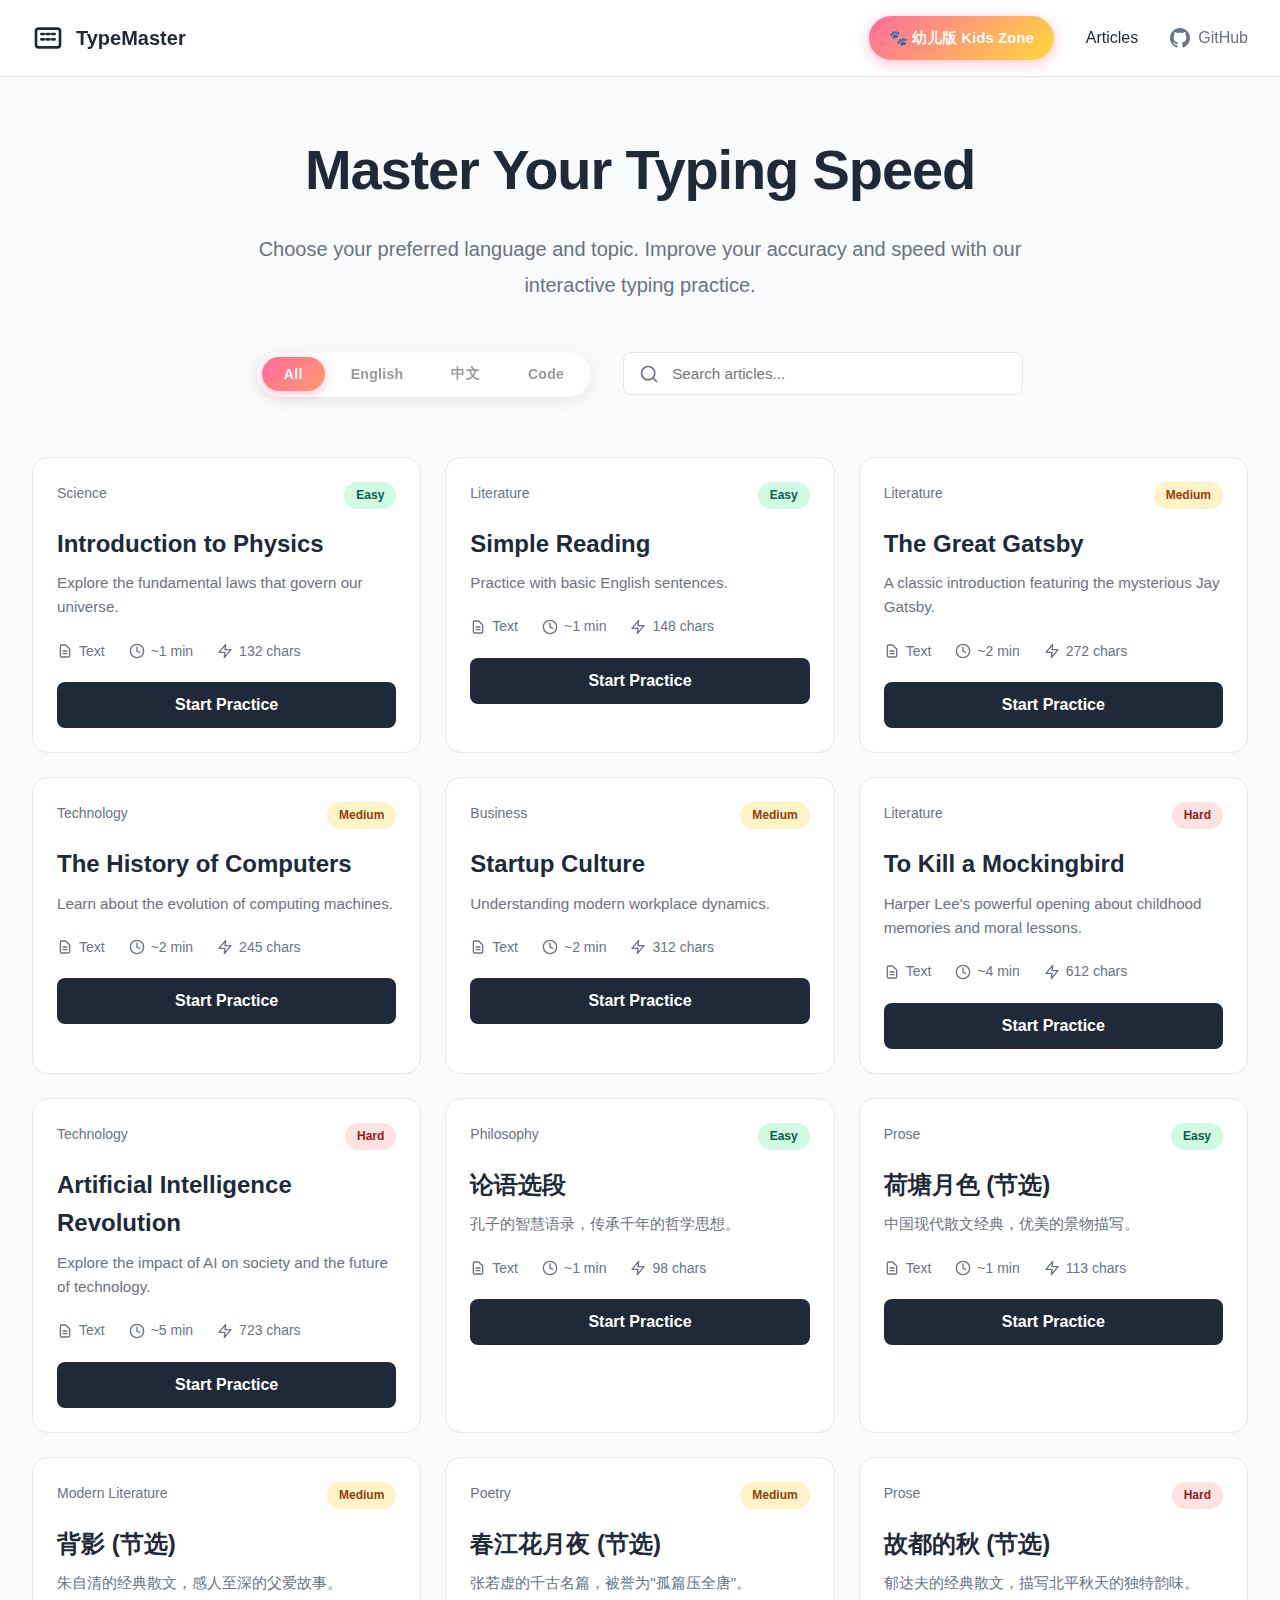
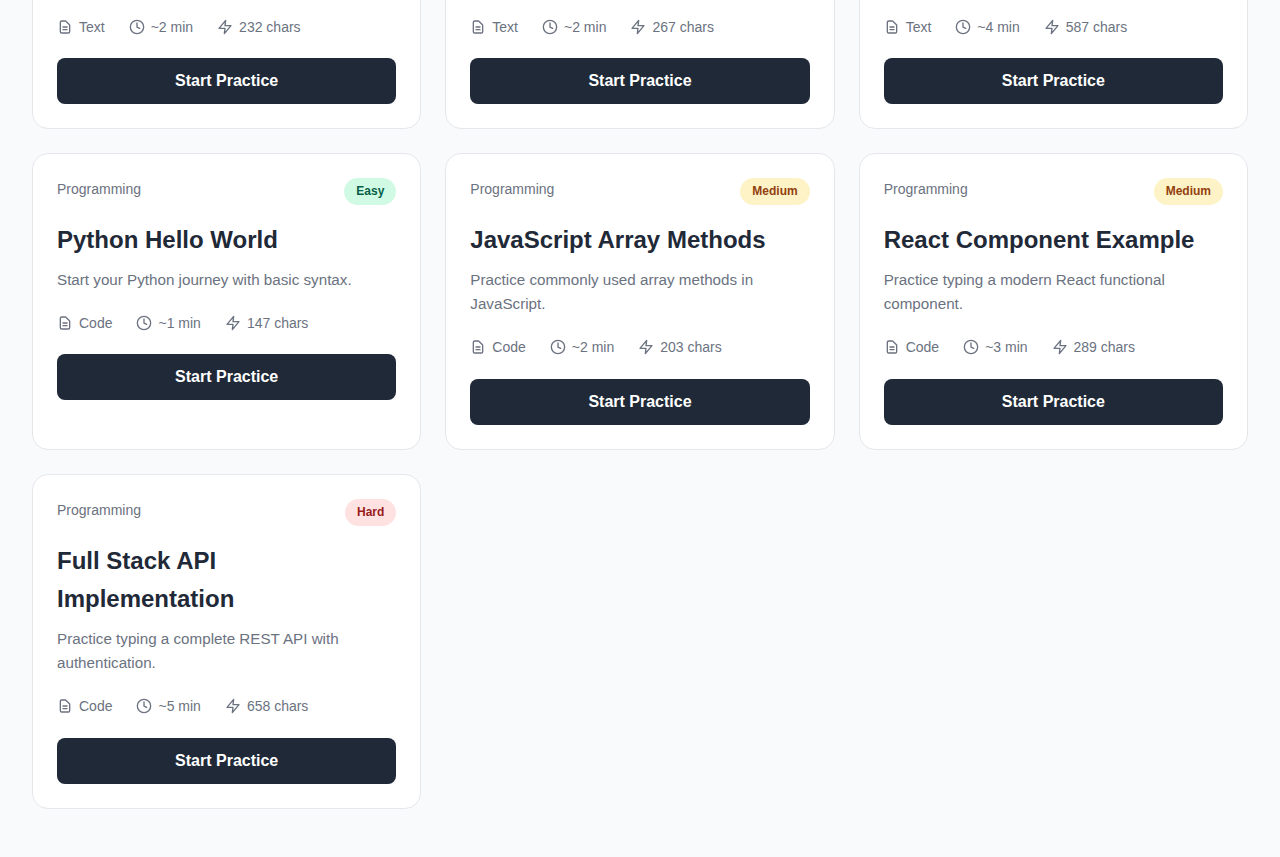
<file: index.html>
<!DOCTYPE html>
<html lang="en">
<head>
    <meta charset="UTF-8">
    <meta name="viewport" content="width=device-width, initial-scale=1.0">
    <title>TypeMaster - Master Your Typing Speed</title>
    <link rel="stylesheet" href="styles.css">
    <link rel="stylesheet" href="kids.css">
</head>
<body>
    <!-- Navigation -->
    <nav class="navbar">
        <div class="nav-container">
            <div class="nav-brand">
                <svg class="logo-icon" width="32" height="32" viewBox="0 0 24 24" fill="none">
                    <rect x="3" y="5" width="18" height="14" rx="2" stroke="currentColor" stroke-width="2"/>
                    <path d="M7 9h2M11 9h2M15 9h2M7 13h2M11 13h2M15 13h2" stroke="currentColor" stroke-width="2" stroke-linecap="round"/>
                </svg>
                <span class="brand-name">TypeMaster</span>
            </div>
            <div class="nav-links">
                <a href="kids.html" class="kids-entry-btn">🐾 幼儿版 Kids Zone</a>
                <a href="#" class="nav-link active">Articles</a>
                <a href="https://github.com" class="nav-link" target="_blank">
                    <svg width="20" height="20" viewBox="0 0 24 24" fill="currentColor">
                        <path d="M12 0c-6.626 0-12 5.373-12 12 0 5.302 3.438 9.8 8.207 11.387.599.111.793-.261.793-.577v-2.234c-3.338.726-4.033-1.416-4.033-1.416-.546-1.387-1.333-1.756-1.333-1.756-1.089-.745.083-.729.083-.729 1.205.084 1.839 1.237 1.839 1.237 1.07 1.834 2.807 1.304 3.492.997.107-.775.418-1.305.762-1.604-2.665-.305-5.467-1.334-5.467-5.931 0-1.311.469-2.381 1.236-3.221-.124-.303-.535-1.524.117-3.176 0 0 1.008-.322 3.301 1.23.957-.266 1.983-.399 3.003-.404 1.02.005 2.047.138 3.006.404 2.291-1.552 3.297-1.23 3.297-1.23.653 1.653.242 2.874.118 3.176.77.84 1.235 1.911 1.235 3.221 0 4.609-2.807 5.624-5.479 5.921.43.372.823 1.102.823 2.222v3.293c0 .319.192.694.801.576 4.765-1.589 8.199-6.086 8.199-11.386 0-6.627-5.373-12-12-12z"/>
                    </svg>
                    GitHub
                </a>
            </div>
        </div>
    </nav>

    <!-- Main Content -->
    <main class="main-container">
        <!-- Hero Section -->
        <section class="hero">
            <h1 class="hero-title">Master Your Typing Speed</h1>
            <p class="hero-subtitle">Choose your preferred language and topic. Improve your accuracy and speed with our interactive typing practice.</p>
        </section>

        <!-- Filter Section -->
        <section class="filter-section">
            <div class="filter-tabs">
                <button class="filter-tab active" data-lang="all">All</button>
                <button class="filter-tab" data-lang="english">English</button>
                <button class="filter-tab" data-lang="chinese">中文</button>
                <button class="filter-tab" data-lang="code">Code</button>
            </div>
            <div class="search-box">
                <svg class="search-icon" width="20" height="20" viewBox="0 0 24 24" fill="none" stroke="currentColor">
                    <circle cx="11" cy="11" r="8" stroke-width="2"/>
                    <path d="M21 21l-4.35-4.35" stroke-width="2" stroke-linecap="round"/>
                </svg>
                <input type="text" class="search-input" placeholder="Search articles...">
            </div>
        </section>

        <!-- Articles Grid -->
        <section class="articles-grid" id="articlesGrid">
            <!-- Articles will be dynamically inserted here -->
        </section>
    </main>

    <script src="data.js"></script>
    <script src="app.js"></script>
</body>
</html>
</file>
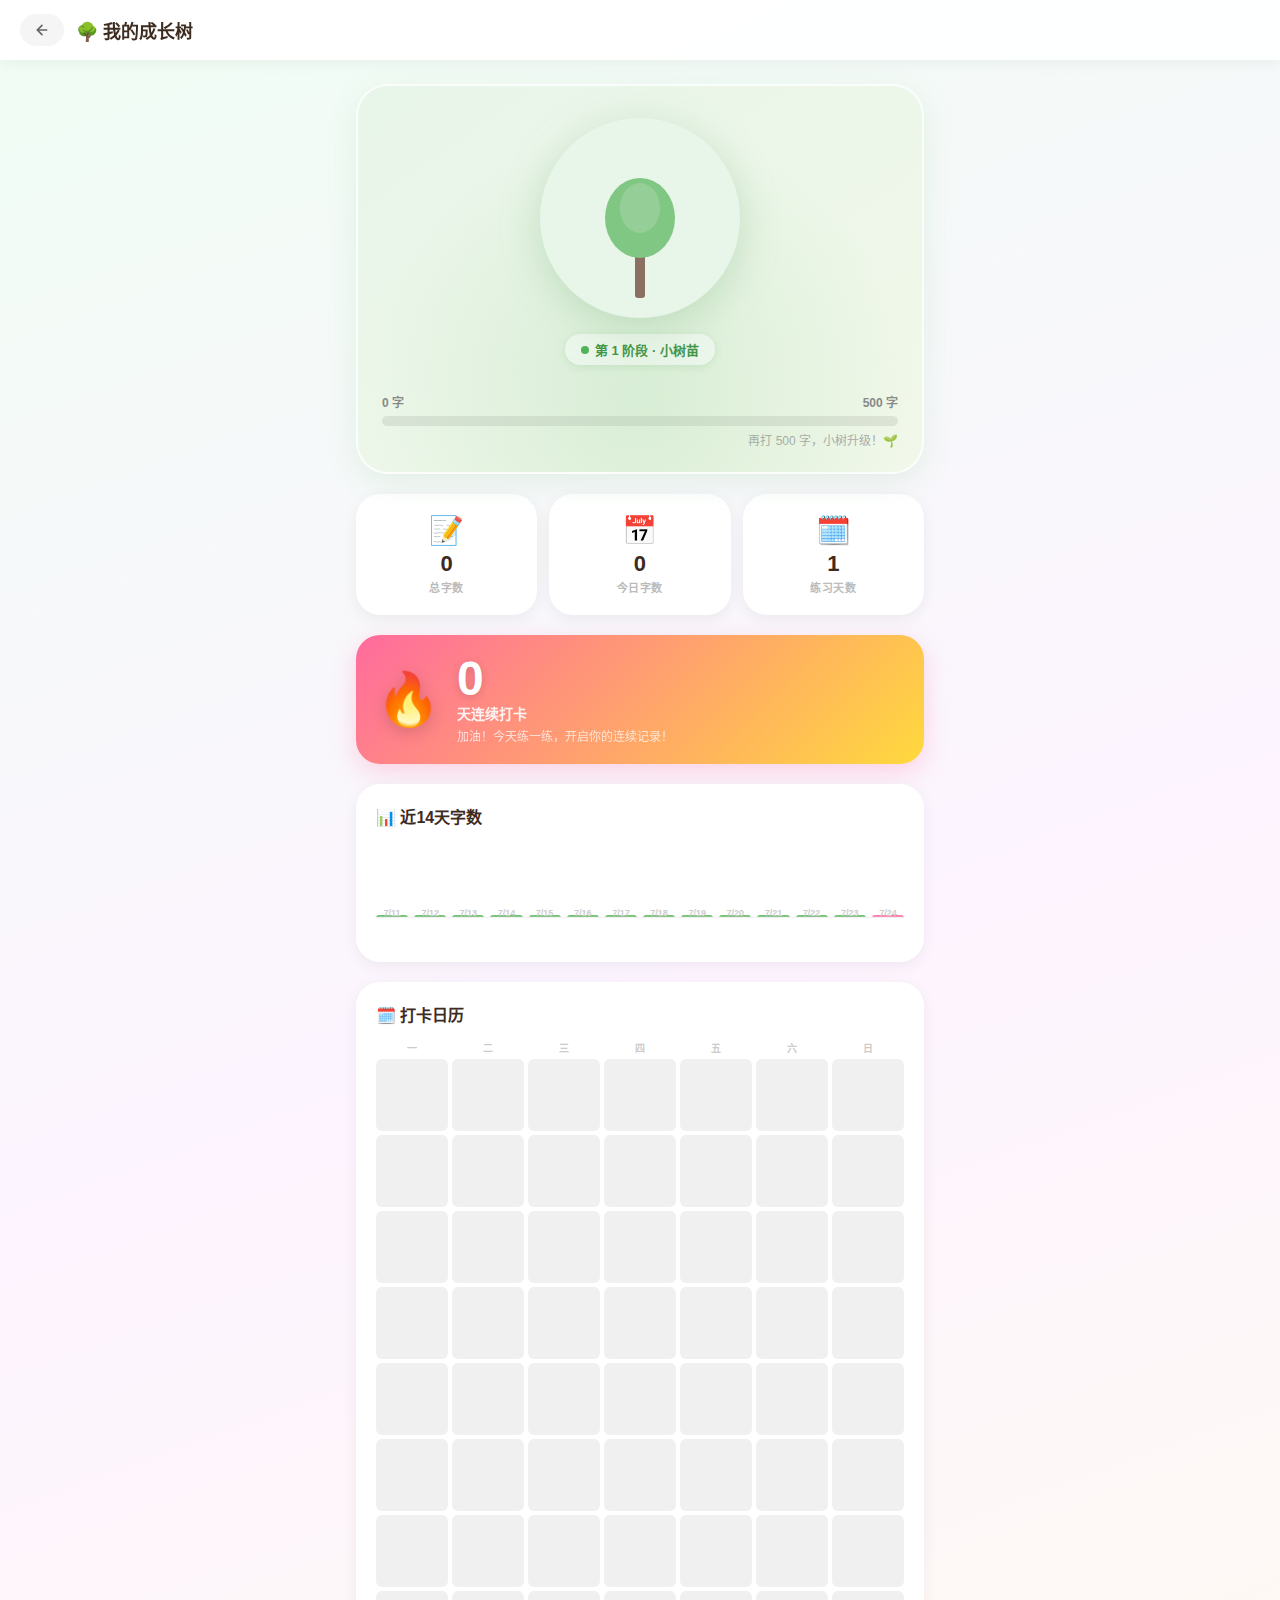
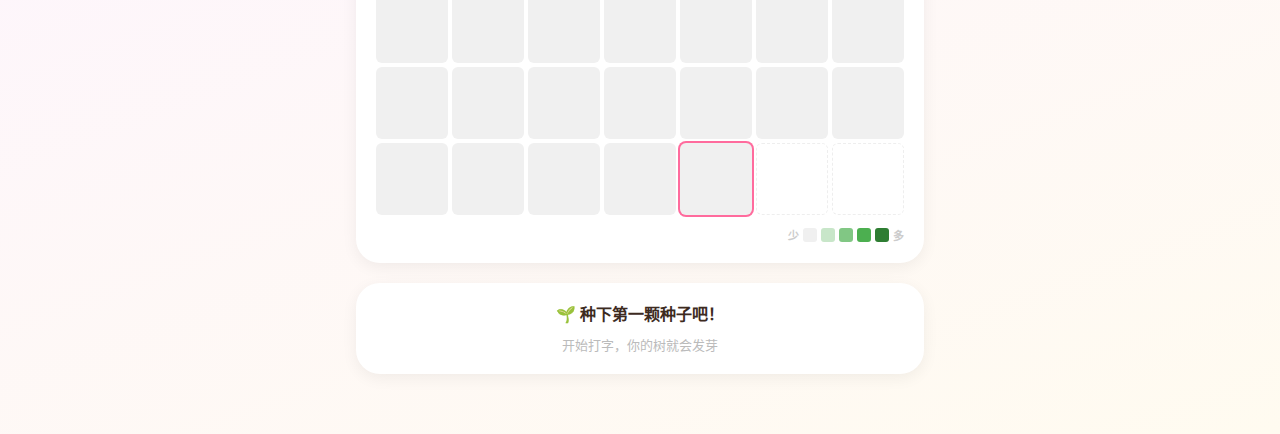
<file: kids-checkin.html>
<!DOCTYPE html>
<html lang="zh-CN">
<head>
  <meta charset="UTF-8">
  <meta name="viewport" content="width=device-width, initial-scale=1.0">
  <title>我的成长树 🌳</title>
  <link rel="stylesheet" href="kids.css">
  <style>
    /* ==============================
       打卡页专属样式
       ============================== */
    body.checkin-page {
      font-family: 'Comic Sans MS', 'Chalkboard SE', 'Arial Rounded MT Bold', -apple-system, sans-serif;
      background: linear-gradient(160deg, #f0fdf4 0%, #fdf4ff 50%, #fffbf0 100%);
      min-height: 100vh;
      overflow-x: hidden;
    }

    /* ---- Nav ---- */
    .checkin-nav {
      display: flex;
      align-items: center;
      gap: 12px;
      padding: 14px 20px;
      background: rgba(255,255,255,0.9);
      backdrop-filter: blur(12px);
      box-shadow: 0 2px 16px rgba(0,0,0,0.06);
      position: sticky;
      top: 0;
      z-index: 50;
    }

    .checkin-nav-title {
      flex: 1;
      font-size: 18px;
      font-weight: 900;
      color: #3d2b1f;
    }

    /* ---- Main layout ---- */
    .checkin-main {
      max-width: 600px;
      margin: 0 auto;
      padding: 24px 16px 60px;
      display: flex;
      flex-direction: column;
      gap: 20px;
    }

    /* ==============================
       HERO: 大树展示
       ============================== */
    .tree-hero {
      background: linear-gradient(145deg, #e8f5e9, #f1f8e9);
      border-radius: 32px;
      padding: 32px 24px 24px;
      text-align: center;
      box-shadow: 0 8px 32px rgba(76,175,80,0.12);
      border: 2px solid rgba(255,255,255,0.8);
      position: relative;
      overflow: hidden;
    }

    .tree-hero::before {
      content: '';
      position: absolute;
      inset: 0;
      background: radial-gradient(circle at 50% 80%, rgba(129,199,132,0.2) 0%, transparent 65%);
      pointer-events: none;
    }

    .big-tree-container {
      width: 200px;
      height: 200px;
      margin: 0 auto 16px;
      filter: drop-shadow(0 8px 20px rgba(56,142,60,0.2));
    }

    .tree-stage-label {
      display: inline-flex;
      align-items: center;
      gap: 6px;
      background: rgba(255,255,255,0.85);
      border-radius: 50px;
      padding: 6px 16px;
      font-size: 13px;
      font-weight: 800;
      color: #388e3c;
      box-shadow: 0 2px 8px rgba(56,142,60,0.15);
      margin-bottom: 12px;
    }

    .tree-stage-dot {
      width: 8px;
      height: 8px;
      border-radius: 50%;
      background: #4caf50;
      display: inline-block;
      animation: pulse 1.5s ease infinite;
    }

    @keyframes pulse {
      0%, 100% { transform: scale(1); opacity: 1; }
      50% { transform: scale(1.4); opacity: 0.6; }
    }

    /* Progress to next stage */
    .stage-progress-wrap {
      margin-top: 16px;
    }

    .stage-progress-labels {
      display: flex;
      justify-content: space-between;
      font-size: 12px;
      color: #888;
      font-weight: 700;
      margin-bottom: 6px;
    }

    .stage-progress-bar {
      height: 10px;
      background: rgba(0,0,0,0.08);
      border-radius: 50px;
      overflow: hidden;
    }

    .stage-progress-fill {
      height: 100%;
      background: linear-gradient(90deg, #66bb6a, #aed581);
      border-radius: 50px;
      transition: width 1.2s cubic-bezier(0.34,1.56,0.64,1);
    }

    .stage-progress-tip {
      font-size: 12px;
      color: #aaa;
      text-align: right;
      margin-top: 5px;
    }

    /* ==============================
       STATS 三格
       ============================== */
    .stats-grid {
      display: grid;
      grid-template-columns: repeat(3, 1fr);
      gap: 12px;
    }

    .stat-card {
      background: white;
      border-radius: 24px;
      padding: 18px 12px;
      text-align: center;
      box-shadow: 0 4px 16px rgba(0,0,0,0.06);
      border: 2px solid rgba(255,255,255,0.8);
      transition: transform 0.2s;
    }

    .stat-card:hover {
      transform: translateY(-3px);
    }

    .stat-card-icon {
      font-size: 28px;
      margin-bottom: 6px;
    }

    .stat-card-value {
      font-size: 22px;
      font-weight: 900;
      color: #3d2b1f;
      line-height: 1;
      margin-bottom: 4px;
    }

    .stat-card-label {
      font-size: 11px;
      color: #bbb;
      font-weight: 700;
      letter-spacing: 0.5px;
      text-transform: uppercase;
    }

    /* ==============================
       每日热力图
       ============================== */
    .heatmap-card {
      background: white;
      border-radius: 24px;
      padding: 20px;
      box-shadow: 0 4px 16px rgba(0,0,0,0.06);
    }

    .section-title {
      font-size: 16px;
      font-weight: 900;
      color: #3d2b1f;
      margin-bottom: 14px;
      display: flex;
      align-items: center;
      gap: 8px;
    }

    /* 7列×N行的打卡格子 */
    .heatmap-grid {
      display: flex;
      flex-direction: column;
      gap: 4px;
    }

    .heatmap-week {
      display: grid;
      grid-template-columns: repeat(7, 1fr);
      gap: 4px;
    }

    .heatmap-day-labels {
      display: grid;
      grid-template-columns: repeat(7, 1fr);
      gap: 4px;
      margin-bottom: 4px;
    }

    .heatmap-day-label {
      text-align: center;
      font-size: 10px;
      color: #ccc;
      font-weight: 700;
    }

    .heatmap-cell {
      aspect-ratio: 1;
      border-radius: 6px;
      background: #f5f5f5;
      position: relative;
      cursor: pointer;
      transition: transform 0.15s;
    }

    .heatmap-cell:hover {
      transform: scale(1.2);
      z-index: 2;
    }

    .heatmap-cell.level-0 { background: #f0f0f0; }
    .heatmap-cell.level-1 { background: #c8e6c9; }
    .heatmap-cell.level-2 { background: #81c784; }
    .heatmap-cell.level-3 { background: #4caf50; }
    .heatmap-cell.level-4 { background: #2e7d32; }

    .heatmap-cell.today {
      box-shadow: 0 0 0 2px #ff6b9d;
    }

    .heatmap-cell.future {
      background: transparent;
      border: 1px dashed #eee;
      cursor: default;
    }

    .heatmap-tooltip {
      position: fixed;
      background: rgba(50,50,50,0.9);
      color: white;
      font-size: 12px;
      font-weight: 700;
      padding: 6px 10px;
      border-radius: 8px;
      pointer-events: none;
      z-index: 999;
      white-space: nowrap;
      display: none;
    }

    .heatmap-legend {
      display: flex;
      align-items: center;
      gap: 4px;
      margin-top: 12px;
      justify-content: flex-end;
    }

    .heatmap-legend-label {
      font-size: 11px;
      color: #ccc;
      font-weight: 600;
    }

    .heatmap-legend-cell {
      width: 14px;
      height: 14px;
      border-radius: 3px;
    }

    /* ==============================
       连续打卡 streak
       ============================== */
    .streak-card {
      background: linear-gradient(135deg, #ff6b9d 0%, #ffd93d 100%);
      border-radius: 24px;
      padding: 20px;
      color: white;
      box-shadow: 0 8px 24px rgba(255,107,157,0.25);
      display: flex;
      align-items: center;
      gap: 16px;
    }

    .streak-flame {
      font-size: 52px;
      flex-shrink: 0;
      filter: drop-shadow(0 4px 8px rgba(0,0,0,0.15));
      animation: flicker 1.5s ease-in-out infinite;
    }

    @keyframes flicker {
      0%, 100% { transform: scale(1) rotate(-3deg); }
      50% { transform: scale(1.08) rotate(3deg); }
    }

    .streak-info {
      flex: 1;
    }

    .streak-number {
      font-size: 48px;
      font-weight: 900;
      line-height: 1;
      text-shadow: 0 2px 8px rgba(0,0,0,0.15);
    }

    .streak-label {
      font-size: 14px;
      opacity: 0.9;
      font-weight: 700;
    }

    .streak-sub {
      font-size: 12px;
      opacity: 0.7;
      margin-top: 4px;
    }

    /* ==============================
       每日字数柱状图
       ============================== */
    .bar-chart-card {
      background: white;
      border-radius: 24px;
      padding: 20px;
      box-shadow: 0 4px 16px rgba(0,0,0,0.06);
    }

    .bar-chart {
      display: flex;
      align-items: flex-end;
      gap: 6px;
      height: 100px;
      padding-bottom: 24px;
      position: relative;
    }

    .bar-chart::after {
      content: '';
      position: absolute;
      bottom: 24px;
      left: 0;
      right: 0;
      height: 1px;
      background: #f0f0f0;
    }

    .bar-col {
      flex: 1;
      display: flex;
      flex-direction: column;
      align-items: center;
      gap: 4px;
      position: relative;
    }

    .bar-fill {
      width: 100%;
      border-radius: 6px 6px 0 0;
      background: linear-gradient(180deg, #66bb6a, #a5d6a7);
      min-height: 3px;
      transition: height 0.8s cubic-bezier(0.34,1.56,0.64,1);
      position: relative;
    }

    .bar-fill.today-bar {
      background: linear-gradient(180deg, #ff6b9d, #ffb3d1);
    }

    .bar-label {
      position: absolute;
      bottom: 0;
      font-size: 9px;
      color: #ccc;
      font-weight: 700;
      white-space: nowrap;
    }

    /* ==============================
       激励语
       ============================== */
    .motivation-card {
      background: white;
      border-radius: 24px;
      padding: 20px;
      text-align: center;
      box-shadow: 0 4px 16px rgba(0,0,0,0.06);
    }

    .motivation-text {
      font-size: 16px;
      font-weight: 800;
      color: #3d2b1f;
      line-height: 1.5;
      margin-bottom: 8px;
    }

    .motivation-sub {
      font-size: 13px;
      color: #bbb;
    }

    /* tooltip */
    #heatmapTooltip {
      position: fixed;
      background: rgba(40,40,40,0.92);
      color: white;
      font-size: 12px;
      font-weight: 700;
      padding: 6px 12px;
      border-radius: 10px;
      pointer-events: none;
      z-index: 999;
      white-space: nowrap;
      display: none;
      font-family: 'Comic Sans MS', sans-serif;
    }
  </style>
</head>
<body class="checkin-page">

  <!-- Nav -->
  <nav class="checkin-nav">
    <a href="kids.html" class="practice-back-btn">
      <svg width="16" height="16" viewBox="0 0 24 24" fill="none" stroke="currentColor" stroke-width="2.5" stroke-linecap="round">
        <path d="M19 12H5M12 19l-7-7 7-7"/>
      </svg>
    </a>
    <div class="checkin-nav-title">🌳 我的成长树</div>
  </nav>

  <main class="checkin-main">

    <!-- ① 大树展示 -->
    <div class="tree-hero">
      <div class="big-tree-container" id="bigTreeContainer"></div>

      <div class="tree-stage-label">
        <span class="tree-stage-dot"></span>
        <span id="stageLabel">第 1 阶段 · 小树苗</span>
      </div>

      <div class="stage-progress-wrap">
        <div class="stage-progress-labels">
          <span id="progressFrom">0</span>
          <span id="progressTo">下一阶段</span>
        </div>
        <div class="stage-progress-bar">
          <div class="stage-progress-fill" id="stageProgressFill" style="width:0%"></div>
        </div>
        <div class="stage-progress-tip" id="progressTip">再打 500 字，小树就长大啦！</div>
      </div>
    </div>

    <!-- ② 三格统计 -->
    <div class="stats-grid">
      <div class="stat-card">
        <div class="stat-card-icon">📝</div>
        <div class="stat-card-value" id="statTotalChars">0</div>
        <div class="stat-card-label">总字数</div>
      </div>
      <div class="stat-card">
        <div class="stat-card-icon">📅</div>
        <div class="stat-card-value" id="statTodayChars">0</div>
        <div class="stat-card-label">今日字数</div>
      </div>
      <div class="stat-card">
        <div class="stat-card-icon">🗓️</div>
        <div class="stat-card-value" id="statTreeAge">1</div>
        <div class="stat-card-label">练习天数</div>
      </div>
    </div>

    <!-- ③ 连续打卡 -->
    <div class="streak-card" id="streakCard">
      <div class="streak-flame">🔥</div>
      <div class="streak-info">
        <div class="streak-number" id="streakNumber">0</div>
        <div class="streak-label">天连续打卡</div>
        <div class="streak-sub" id="streakSub">今天打卡，开始你的连续记录！</div>
      </div>
    </div>

    <!-- ④ 近14天字数柱状图 -->
    <div class="bar-chart-card">
      <div class="section-title">📊 近14天字数</div>
      <div class="bar-chart" id="barChart"></div>
    </div>

    <!-- ⑤ 热力图 (近10周) -->
    <div class="heatmap-card">
      <div class="section-title">🗓️ 打卡日历</div>
      <div class="heatmap-day-labels">
        <div class="heatmap-day-label">一</div>
        <div class="heatmap-day-label">二</div>
        <div class="heatmap-day-label">三</div>
        <div class="heatmap-day-label">四</div>
        <div class="heatmap-day-label">五</div>
        <div class="heatmap-day-label">六</div>
        <div class="heatmap-day-label">日</div>
      </div>
      <div class="heatmap-grid" id="heatmapGrid"></div>
      <div class="heatmap-legend">
        <span class="heatmap-legend-label">少</span>
        <div class="heatmap-legend-cell" style="background:#f0f0f0"></div>
        <div class="heatmap-legend-cell" style="background:#c8e6c9"></div>
        <div class="heatmap-legend-cell" style="background:#81c784"></div>
        <div class="heatmap-legend-cell" style="background:#4caf50"></div>
        <div class="heatmap-legend-cell" style="background:#2e7d32"></div>
        <span class="heatmap-legend-label">多</span>
      </div>
    </div>

    <!-- ⑥ 激励语 -->
    <div class="motivation-card">
      <div class="motivation-text" id="motivationText">🌱 每天一点点，小树慢慢长！</div>
      <div class="motivation-sub" id="motivationSub">坚持是最好的礼物</div>
    </div>

  </main>

  <!-- Tooltip -->
  <div id="heatmapTooltip"></div>

  <script src="kids-data.js"></script>
  <script src="kids-checkin.js"></script>
</body>
</html>
</file>
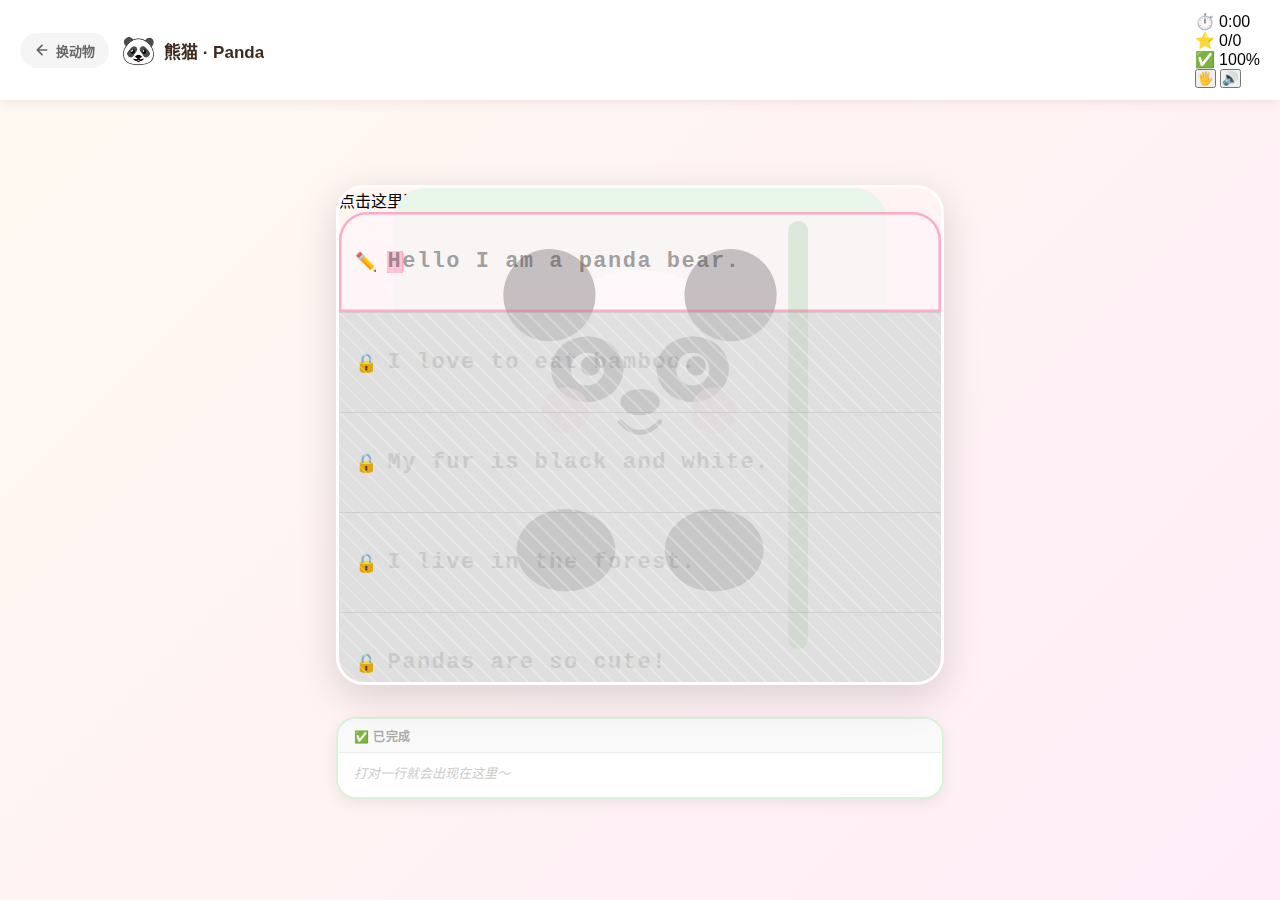
<file: kids-practice.html>
<!DOCTYPE html>
<html lang="zh-CN">
<head>
  <meta charset="UTF-8">
  <meta name="viewport" content="width=device-width, initial-scale=1.0">
  <title>TypeKids 练习</title>
  <link rel="stylesheet" href="kids.css">
</head>
<body class="kids-practice-page">

  <!-- Navigation -->
  <nav class="kids-practice-nav">
    <a href="kids.html" class="practice-back-btn">
      <svg width="16" height="16" viewBox="0 0 24 24" fill="none" stroke="currentColor" stroke-width="2.5" stroke-linecap="round">
        <path d="M19 12H5M12 19l-7-7 7-7"/>
      </svg>
      <span class="back-btn-text">换动物</span>
    </a>
    <div class="practice-title-area">
      <span class="practice-animal-emoji" id="practiceAnimalEmoji">🐾</span>
      <span class="practice-animal-name" id="practiceAnimalName">加载中...</span>
    </div>
    <!-- Stats Panel -->
    <div class="practice-stats" id="practiceStats">
      <div class="mini-stat">
        <span class="mini-stat-icon">⏱️</span>
        <span class="mini-stat-value" id="timerValue">0:00</span>
      </div>
      <div class="mini-stat">
        <span class="mini-stat-icon">⭐</span>
        <span class="mini-stat-value" id="progressValue">0/0</span>
      </div>
      <div class="mini-stat">
        <span class="mini-stat-icon">✅</span>
        <span class="mini-stat-value" id="accuracyValue">100%</span>
      </div>
      <button class="kids-sound-btn" id="kidsFingerBtn" title="指法引导">🖐️</button>
      <button class="kids-sound-btn" id="kidsSoundBtn" title="声音开关">🔊</button>
    </div>
  </nav>

  <!-- Main: unified animal + typing zone -->
  <main class="kids-practice-main">

    <!-- ① Unified Animal Card: SVG + overlay typing rows stacked -->
    <div class="unified-card" id="unifiedCard">

      <!-- Background layer (explore: animal photo; create: prompt stage) -->
      <div class="animal-bg-layer" id="animalBgLayer"></div>
      <div class="kids-create-stage" id="kidsCreateStage" aria-hidden="true"></div>

      <!-- Tap-to-start hint (hidden after first keypress) -->
      <div class="kids-start-hint" id="kidsStartHint">
        点击这里开始打字 ✨
      </div>

      <!-- Typing rows overlay — one per line, stacked vertically to fill the card -->
      <div class="typing-rows-overlay" id="typingRowsOverlay">
        <!-- Rows generated by JS -->
      </div>

    </div>

    <!-- Finger guide (create mode) -->
    <div class="kids-finger-guide" id="kidsFingerGuide" aria-hidden="true"></div>

    <!-- ② Completed sentences log (bottom strip) -->
    <div class="completed-log" id="completedLog">
      <div class="completed-log-label">✅ 已完成</div>
      <div class="completed-log-list" id="completedLogList">
        <span class="completed-log-empty">打对一行就会出现在这里～</span>
      </div>
    </div>

  </main>

  <!-- Hidden input -->
  <input type="text"
         id="kidsHiddenInput"
         class="kids-hidden-input"
         autocomplete="off"
         autocorrect="off"
         autocapitalize="off"
         spellcheck="false"
         tabindex="-1">

  <!-- Confetti Canvas -->
  <canvas id="kidsConfettiCanvas"></canvas>

  <!-- Completion Overlay -->
  <div class="kids-completion-overlay" id="kidsCompletionOverlay">
    <div class="kids-completion-card">
      <span class="completion-animal-big" id="completionAnimalEmoji">🐼</span>
      <div class="completion-title">太棒了！🎉</div>
      <div class="completion-subtitle" id="completionSubtitle">你解锁了完整的 熊猫！</div>

      <!-- Final Stats -->
      <div class="completion-final-stats" id="completionFinalStats">
        <div class="completion-stat-row">
          <span class="stat-label">⏱️ 用时</span>
          <span class="stat-value">0:00</span>
        </div>
        <div class="completion-stat-row">
          <span class="stat-label">⭐ 进度</span>
          <span class="stat-value">0/0</span>
        </div>
        <div class="completion-stat-row">
          <span class="stat-label">✅ 准确率</span>
          <span class="stat-value">100%</span>
        </div>
      </div>

      <div class="completion-confetti">🎊 🌟 🎈 🌈</div>
      <div class="completion-btns">
        <button class="btn-kids-secondary" onclick="kidsPractice.restart()">再来一次 🔄</button>
        <button class="btn-kids-primary" onclick="window.location.href='kids.html'">换个动物 🐾</button>
      </div>
    </div>
  </div>

  <script src="kids-data.js"></script>
  <script src="kids-photos.js"></script>
  <script src="kids-practice.js"></script>
</body>
</html>
</file>
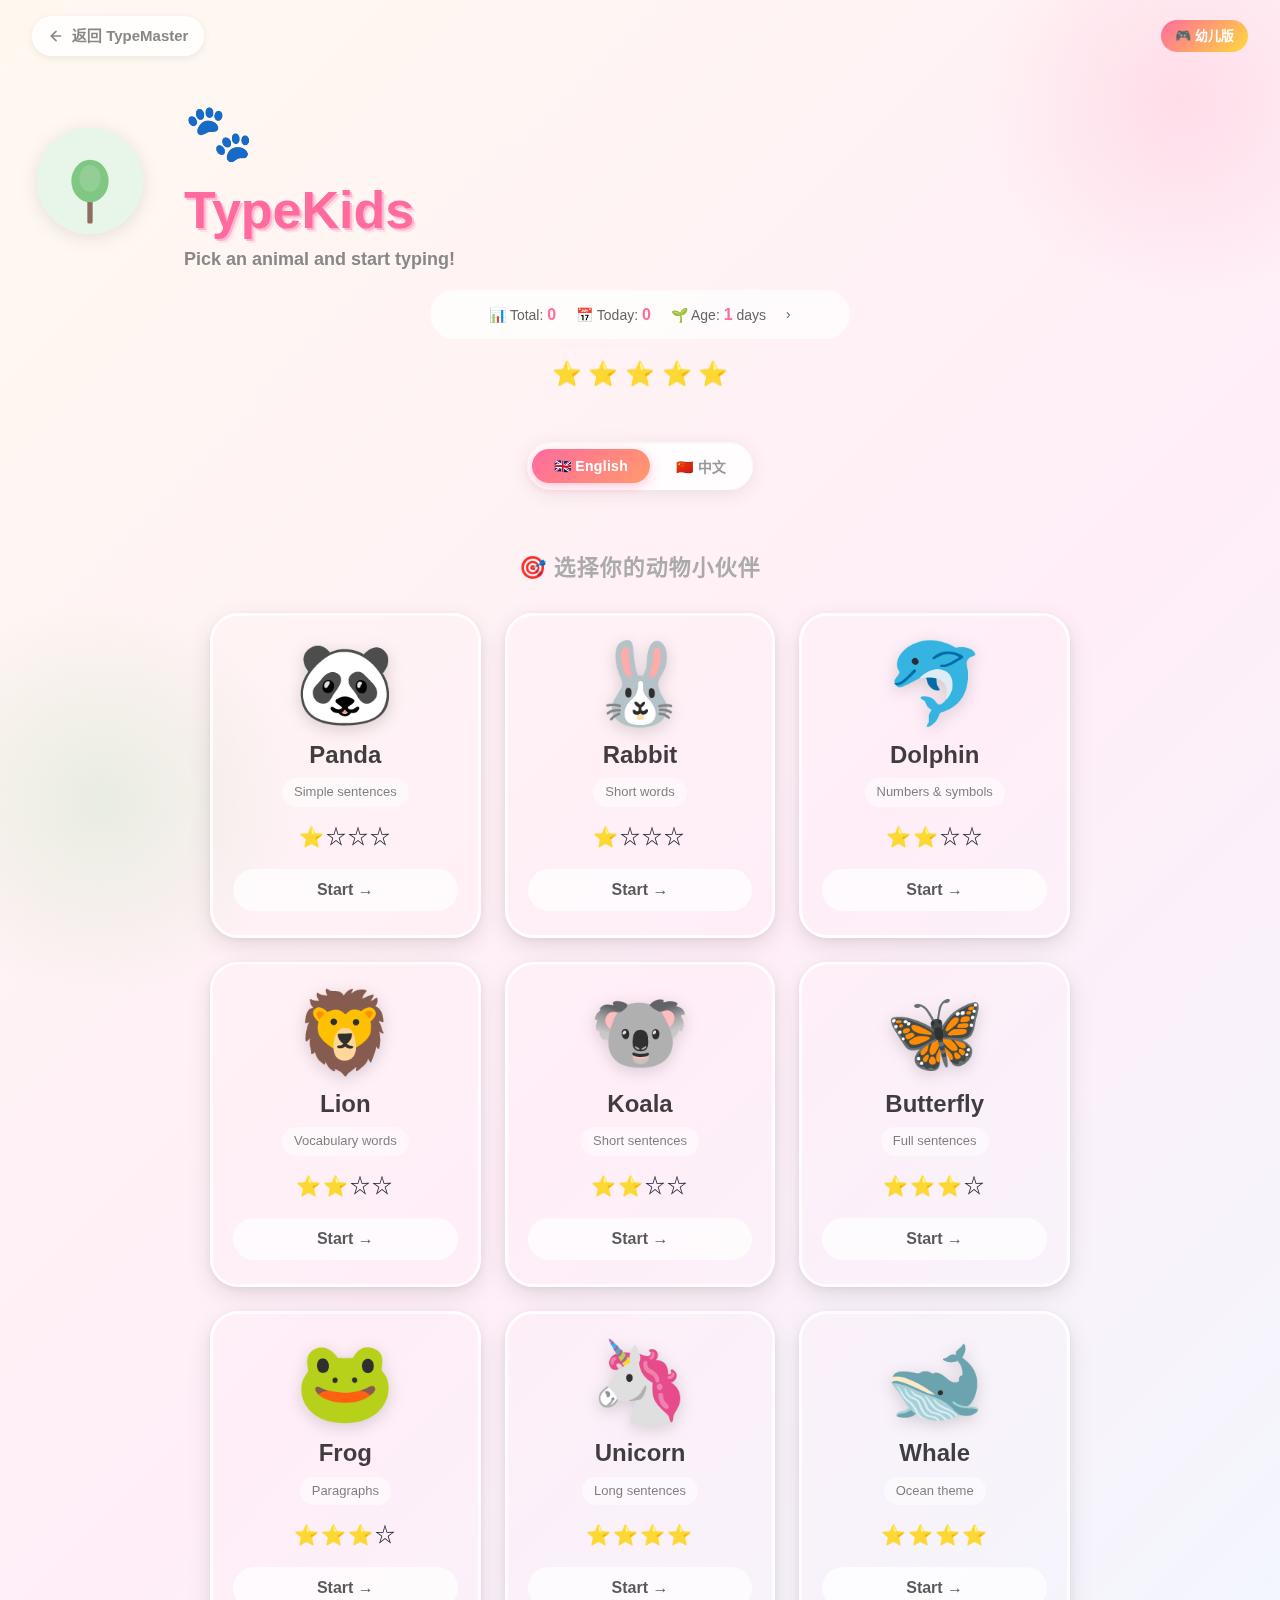
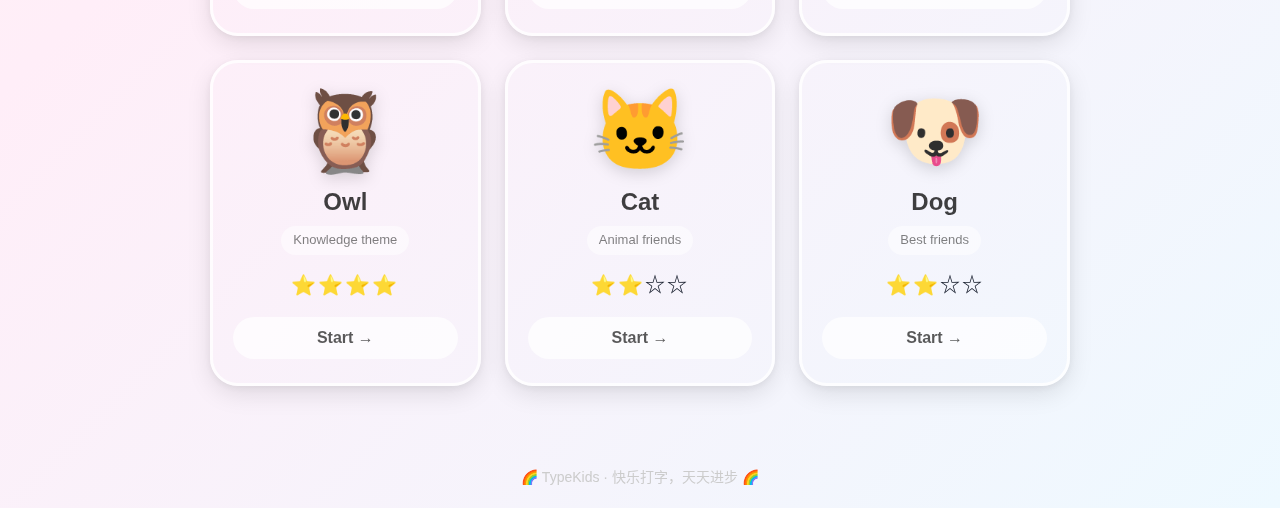
<file: kids.html>
<!DOCTYPE html>
<html lang="zh-CN">
<head>
  <meta charset="UTF-8">
  <meta name="viewport" content="width=device-width, initial-scale=1.0">
  <title>TypeKids 🐾 - 幼儿打字乐园</title>
  <link rel="stylesheet" href="styles.css">
  <link rel="stylesheet" href="kids.css">
</head>
<body class="kids-page">

  <!-- Navigation -->
  <nav class="kids-nav">
    <a href="index.html" class="kids-back-link">
      <svg width="16" height="16" viewBox="0 0 24 24" fill="none" stroke="currentColor" stroke-width="2.5" stroke-linecap="round">
        <path d="M19 12H5M12 19l-7-7 7-7"/>
      </svg>
      返回 TypeMaster
    </a>
    <div class="kids-nav-badge">🎮 幼儿版</div>
  </nav>

  <!-- Hero + Tree -->
  <section class="kids-hero">
    <div class="hero-top-row">
      <div class="tree-container" id="treeContainer">
        <!-- SVG tree rendered by JS -->
      </div>
      <div class="hero-content">
        <span class="kids-hero-emoji">🐾</span>
        <h1 class="kids-hero-title">TypeKids</h1>
        <p class="kids-hero-sub">选一只小动物，开始打字冒险吧！</p>
      </div>
    </div>
    <div class="tree-stats" id="treeStats" onclick="window.location.href='kids-checkin.html'" role="button" tabindex="0" title="查看打卡详情">
      <span>📊 总字数：<strong id="totalChars">0</strong></span>
      <span>📅 今天：<strong id="todayChars">0</strong></span>
      <span>🌱 树龄：<strong id="treeDays">0</strong> 天</span>
      <span class="tree-stats-arrow">›</span>
    </div>
    <div class="stars-row">⭐ ⭐ ⭐ ⭐ ⭐</div>
  </section>

  <!-- Language Filter -->
  <section class="filter-section">
    <div class="filter-tabs">
      <button class="filter-tab active" data-lang="english">🇬🇧 English</button>
      <button class="filter-tab" data-lang="chinese">🇨🇳 中文</button>
    </div>
  </section>

  <!-- Animal Cards Grid -->
  <section class="kids-grid-section">
    <p class="kids-grid-title">🎯 选择你的动物小伙伴</p>
    <div class="kids-animals-grid" id="kidsAnimalsGrid">
      <!-- Rendered by kids.js -->
    </div>
  </section>

  <!-- Footer -->
  <footer class="kids-footer">
    🌈 TypeKids · 快乐打字，天天进步 🌈
  </footer>

  <script src="kids-data.js"></script>
  <script src="kids-photos.js"></script>
  <script src="kids.js"></script>
</body>
</html>
</file>
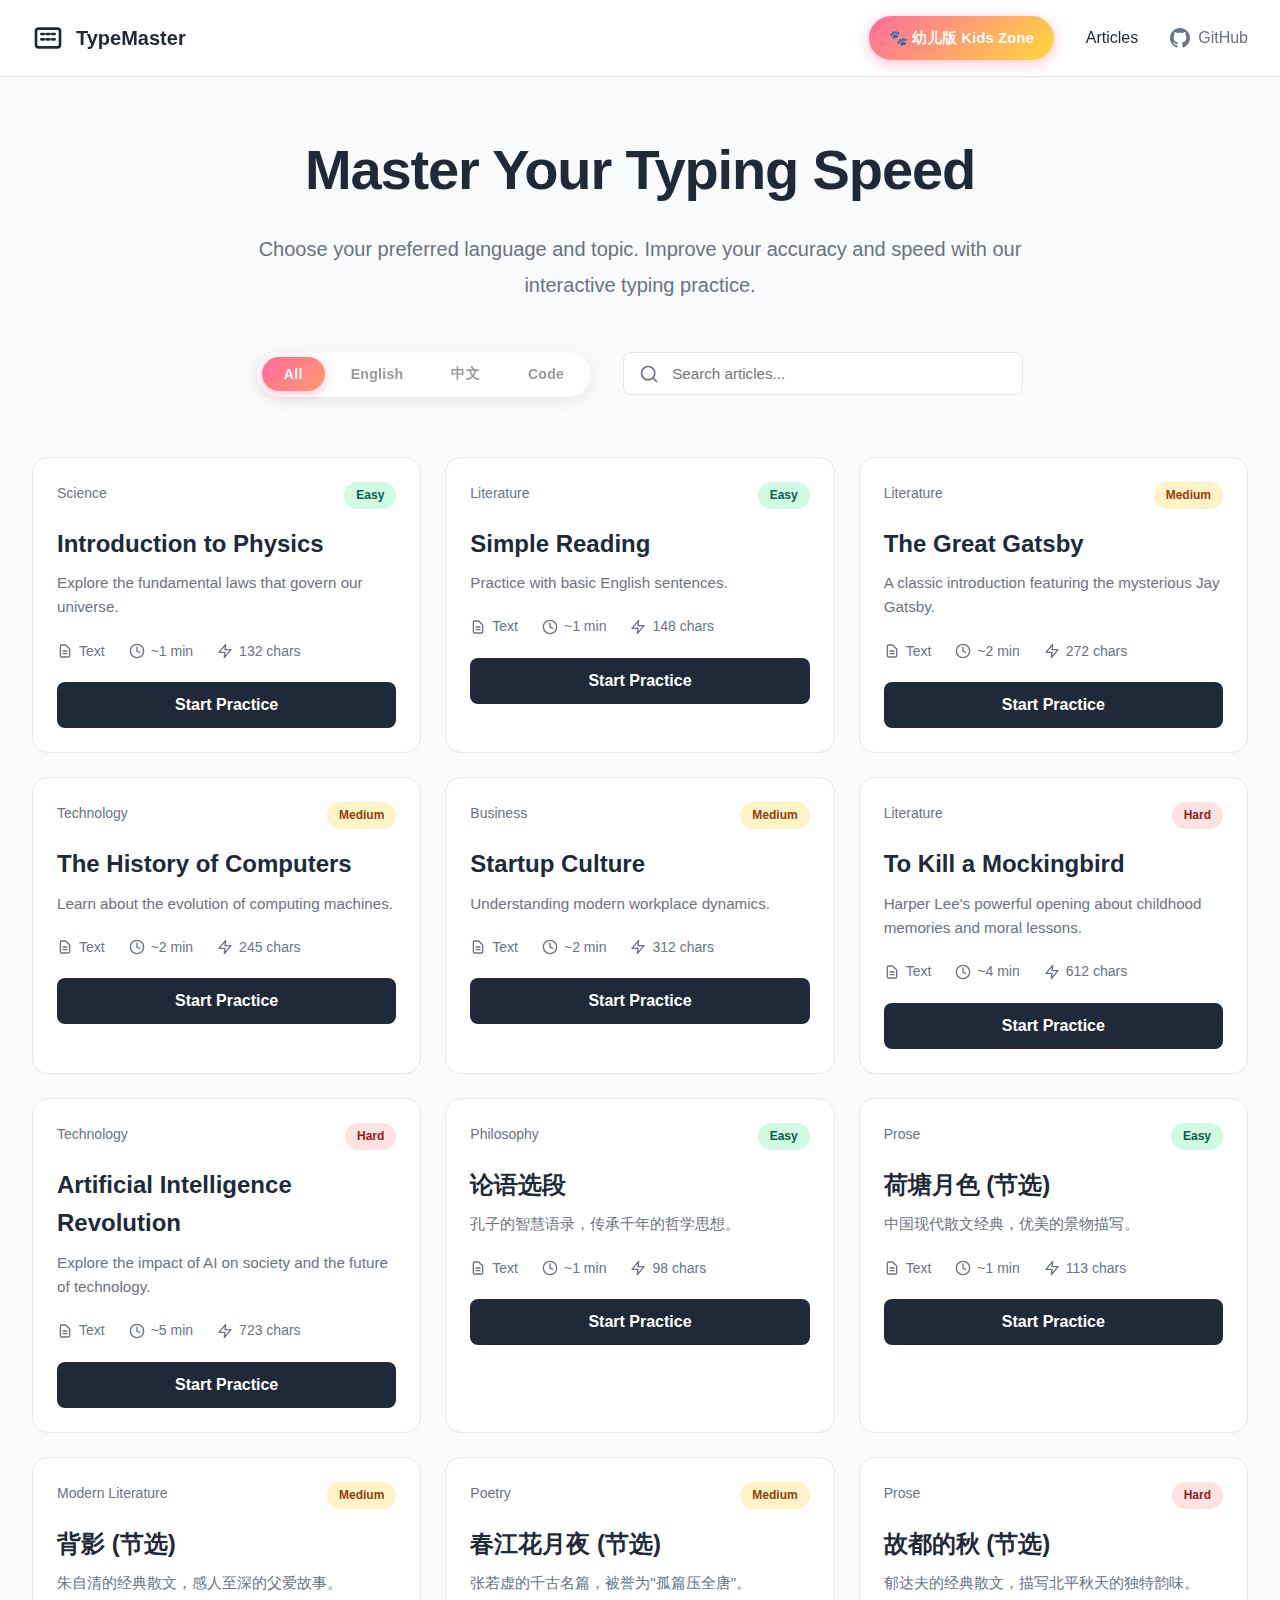
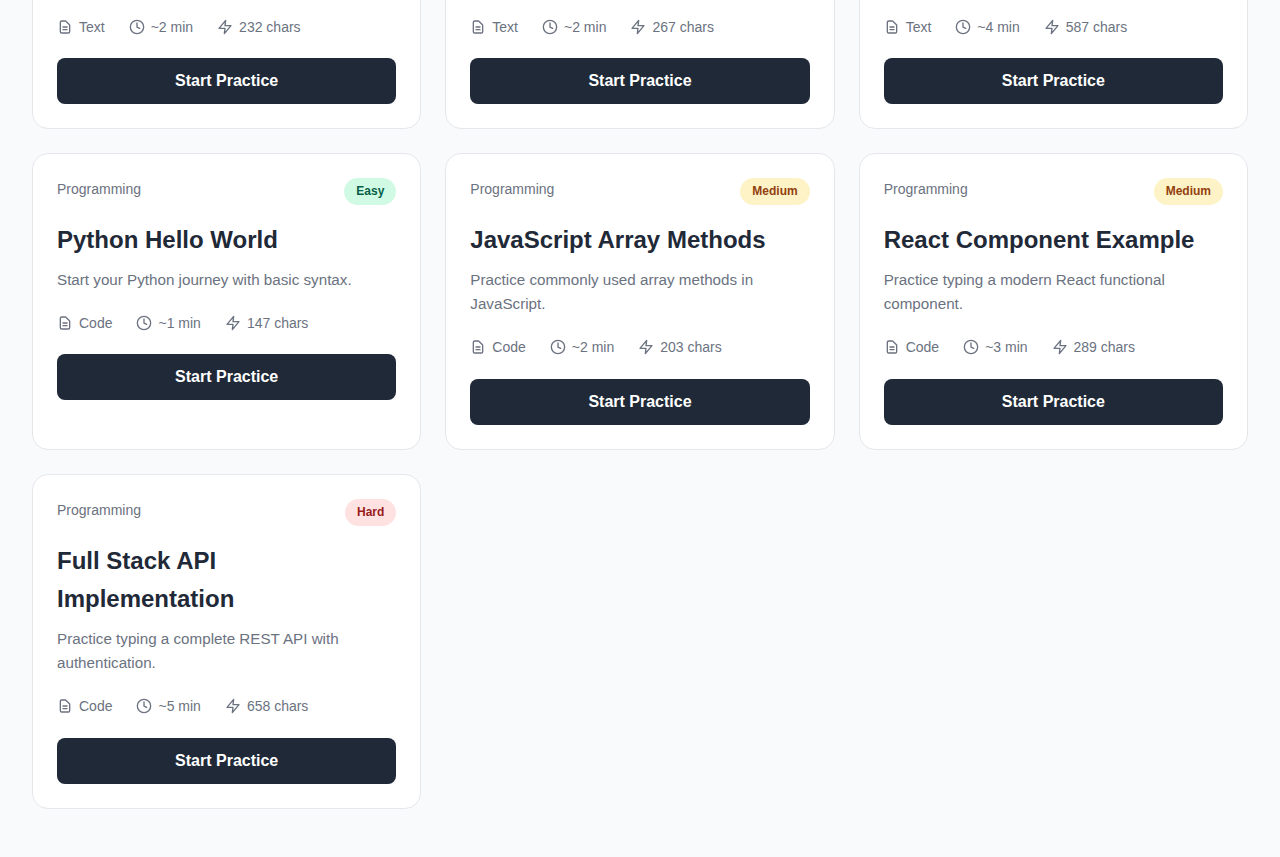
<file: practice.html>
<!DOCTYPE html>
<html lang="en">
<head>
    <meta charset="UTF-8">
    <meta name="viewport" content="width=device-width, initial-scale=1.0">
    <title>Typing Practice - TypeMaster</title>
    <link rel="stylesheet" href="styles.css">
</head>
<body>
    <!-- Navigation -->
    <nav class="navbar">
        <div class="nav-container">
            <div class="nav-brand">
                <svg class="logo-icon" width="32" height="32" viewBox="0 0 24 24" fill="none">
                    <rect x="3" y="5" width="18" height="14" rx="2" stroke="currentColor" stroke-width="2"/>
                    <path d="M7 9h2M11 9h2M15 9h2M7 13h2M11 13h2M15 13h2" stroke="currentColor" stroke-width="2" stroke-linecap="round"/>
                </svg>
                <span class="brand-name">TypeMaster</span>
            </div>
            <div class="nav-links">
                <a href="index.html" class="nav-link">Articles</a>
                <a href="https://github.com" class="nav-link" target="_blank">
                    <svg width="20" height="20" viewBox="0 0 24 24" fill="currentColor">
                        <path d="M12 0c-6.626 0-12 5.373-12 12 0 5.302 3.438 9.8 8.207 11.387.599.111.793-.261.793-.577v-2.234c-3.338.726-4.033-1.416-4.033-1.416-.546-1.387-1.333-1.756-1.333-1.756-1.089-.745.083-.729.083-.729 1.205.084 1.839 1.237 1.839 1.237 1.07 1.834 2.807 1.304 3.492.997.107-.775.418-1.305.762-1.604-2.665-.305-5.467-1.334-5.467-5.931 0-1.311.469-2.381 1.236-3.221-.124-.303-.535-1.524.117-3.176 0 0 1.008-.322 3.301 1.23.957-.266 1.983-.399 3.003-.404 1.02.005 2.047.138 3.006.404 2.291-1.552 3.297-1.23 3.297-1.23.653 1.653.242 2.874.118 3.176.77.84 1.235 1.911 1.235 3.221 0 4.609-2.807 5.624-5.479 5.921.43.372.823 1.102.823 2.222v3.293c0 .319.192.694.801.576 4.765-1.589 8.199-6.086 8.199-11.386 0-6.627-5.373-12-12-12z"/>
                    </svg>
                    GitHub
                </a>
            </div>
        </div>
    </nav>

    <!-- Practice Container -->
    <main class="practice-container">
        <!-- Back Button -->
        <div class="back-button-container">
            <a href="index.html" class="back-button">
                <svg width="20" height="20" viewBox="0 0 24 24" fill="none" stroke="currentColor">
                    <path d="M19 12H5M12 19l-7-7 7-7" stroke-width="2" stroke-linecap="round" stroke-linejoin="round"/>
                </svg>
                Back to Articles
            </a>
            <h2 class="article-title" id="articleTitle">Loading...</h2>
        </div>

        <!-- Stats Panel -->
        <div class="stats-panel">
            <div class="stat-card stat-blue">
                <div class="stat-icon">
                    <svg width="24" height="24" viewBox="0 0 24 24" fill="none" stroke="currentColor">
                        <path d="M13 2L3 14h9l-1 8 10-12h-9l1-8z" stroke-width="2" stroke-linecap="round" stroke-linejoin="round"/>
                    </svg>
                </div>
                <div class="stat-content">
                    <div class="stat-label">WPM</div>
                    <div class="stat-value" id="wpmValue">0</div>
                </div>
            </div>

            <div class="stat-card stat-green">
                <div class="stat-icon">
                    <svg width="24" height="24" viewBox="0 0 24 24" fill="none" stroke="currentColor">
                        <circle cx="12" cy="12" r="10" stroke-width="2"/>
                        <path d="M12 6v6l4 2" stroke-width="2" stroke-linecap="round"/>
                    </svg>
                </div>
                <div class="stat-content">
                    <div class="stat-label">Accuracy</div>
                    <div class="stat-value" id="accuracyValue">100%</div>
                </div>
            </div>

            <div class="stat-card stat-orange">
                <div class="stat-icon">
                    <svg width="24" height="24" viewBox="0 0 24 24" fill="none" stroke="currentColor">
                        <circle cx="12" cy="12" r="10" stroke-width="2"/>
                        <path d="M12 6v6l4 2" stroke-width="2" stroke-linecap="round"/>
                    </svg>
                </div>
                <div class="stat-content">
                    <div class="stat-label">Time</div>
                    <div class="stat-value" id="timeValue">0:00</div>
                </div>
            </div>

            <div class="stat-card stat-purple">
                <div class="stat-icon">
                    <svg width="24" height="24" viewBox="0 0 24 24" fill="none" stroke="currentColor">
                        <path d="M4 7h16M4 12h16M4 17h10" stroke-width="2" stroke-linecap="round"/>
                    </svg>
                </div>
                <div class="stat-content">
                    <div class="stat-label">Progress</div>
                    <div class="stat-value" id="progressValue">0%</div>
                </div>
            </div>
        </div>

        <!-- Typing Area -->
        <div class="typing-area" id="typingArea">
            <div class="text-display" id="textDisplay">
                <span class="hint-text">Start typing to begin</span>
            </div>
            <div class="input-area">
                <input 
                    type="text" 
                    class="typing-input" 
                    id="typingInput"
                    autocomplete="off"
                    autocorrect="off"
                    autocapitalize="off"
                    spellcheck="false"
                >
            </div>
        </div>

        <!-- Settings Panel -->
        <div class="settings-panel">
            <button class="settings-toggle" id="settingsToggle">
                <svg width="24" height="24" viewBox="0 0 24 24" fill="none" stroke="currentColor">
                    <circle cx="12" cy="12" r="3" stroke-width="2"/>
                    <path d="M12 1v6m0 6v6M23 12h-6m-6 0H1" stroke-width="2" stroke-linecap="round"/>
                </svg>
                Settings
            </button>
            
            <div class="settings-dropdown" id="settingsDropdown">
                <div class="setting-group">
                    <label class="setting-label">Background Color</label>
                    <div class="color-options">
                        <button class="color-btn" data-color="#ffffff" style="background: #ffffff; border: 2px solid #e5e7eb;"></button>
                        <button class="color-btn" data-color="#f9fafb" style="background: #f9fafb;"></button>
                        <button class="color-btn" data-color="#fef3c7" style="background: #fef3c7;"></button>
                        <button class="color-btn" data-color="#dbeafe" style="background: #dbeafe;"></button>
                        <button class="color-btn" data-color="#f3e8ff" style="background: #f3e8ff;"></button>
                        <button class="color-btn" data-color="#1f2937" style="background: #1f2937;"></button>
                    </div>
                </div>

                <div class="setting-group">
                    <label class="setting-label">Font Family</label>
                    <select class="font-select" id="fontSelect">
                        <option value="'Inter', sans-serif">Inter (Default)</option>
                        <option value="'Courier New', monospace">Courier New</option>
                        <option value="'Georgia', serif">Georgia</option>
                        <option value="'Monaco', monospace">Monaco</option>
                        <option value="'Roboto Mono', monospace">Roboto Mono</option>
                    </select>
                </div>

                <div class="setting-group">
                    <label class="setting-label">Font Size</label>
                    <input type="range" class="font-size-slider" id="fontSizeSlider" min="16" max="32" value="20" step="2">
                    <span class="font-size-display" id="fontSizeDisplay">20px</span>
                </div>

                <button class="reset-btn" id="resetBtn">
                    <svg width="16" height="16" viewBox="0 0 24 24" fill="none" stroke="currentColor">
                        <path d="M3 12a9 9 0 1 0 9-9 9.75 9.75 0 0 0-6.74 2.74L3 8" stroke-width="2" stroke-linecap="round" stroke-linejoin="round"/>
                        <path d="M3 3v5h5" stroke-width="2" stroke-linecap="round" stroke-linejoin="round"/>
                    </svg>
                    Reset Practice
                </button>
            </div>
        </div>
    </main>

    <script src="data.js"></script>
    <script src="practice.js"></script>
</body>
</html>
</file>
<file: kids.css>
/* TypeKids - 幼儿版样式 */

:root {
  --kids-primary: #ff6b9d;
  --kids-secondary: #ffd93d;
  --kids-accent: #6bcb77;
  --kids-blue: #4d96ff;
  --kids-purple: #c77dff;
  --kids-bg: #fff9f0;
  --kids-text: #3d2b1f;
  --kids-radius: 24px;
  --kids-shadow: 0 8px 24px rgba(0,0,0,0.12);
}

* {
  margin: 0;
  padding: 0;
  box-sizing: border-box;
}

/* ============================================
   KIDS HOME PAGE
   ============================================ */

body.kids-page {
  font-family: 'Comic Sans MS', 'Chalkboard SE', 'Arial Rounded MT Bold', -apple-system, sans-serif;
  background: linear-gradient(135deg, #fff9f0 0%, #ffeef8 50%, #eef9ff 100%);
  min-height: 100vh;
  overflow-x: hidden;
}

/* Floating decorations */
body.kids-page::before {
  content: '';
  position: fixed;
  top: -100px;
  right: -100px;
  width: 400px;
  height: 400px;
  background: radial-gradient(circle, rgba(255,107,157,0.15) 0%, transparent 70%);
  pointer-events: none;
  z-index: 0;
}

body.kids-page::after {
  content: '';
  position: fixed;
  bottom: -100px;
  left: -100px;
  width: 400px;
  height: 400px;
  background: radial-gradient(circle, rgba(107,203,119,0.15) 0%, transparent 70%);
  pointer-events: none;
  z-index: 0;
}

/* ---- Nav ---- */
.kids-nav {
  display: flex;
  align-items: center;
  justify-content: space-between;
  padding: 16px 32px;
  position: relative;
  z-index: 10;
}

.kids-back-link {
  display: flex;
  align-items: center;
  gap: 8px;
  color: #888;
  text-decoration: none;
  font-size: 15px;
  font-weight: 600;
  padding: 8px 16px;
  border-radius: 50px;
  background: rgba(255,255,255,0.8);
  box-shadow: 0 2px 8px rgba(0,0,0,0.08);
  transition: all 0.2s;
}

.kids-back-link:hover {
  background: white;
  color: #555;
  transform: translateX(-3px);
}

.kids-nav-badge {
  font-size: 13px;
  background: linear-gradient(135deg, #ff6b9d, #ffd93d);
  color: white;
  padding: 6px 14px;
  border-radius: 50px;
  font-weight: 700;
}

/* ---- Hero ---- */
.kids-hero {
  text-align: center;
  padding: 16px 20px 32px;
  position: relative;
  z-index: 1;
}

.hero-top-row {
  display: flex;
  align-items: center;
  justify-content: center;
  gap: 24px;
  margin-bottom: 16px;
}

/* Tree container */
.tree-container {
  width: 140px;
  height: 140px;
  flex-shrink: 0;
}

.tree-container svg {
  width: 100%;
  height: 100%;
  filter: drop-shadow(0 4px 12px rgba(0,0,0,0.1));
  transition: transform 0.5s cubic-bezier(0.34,1.56,0.64,1);
}

.tree-container:hover svg {
  transform: scale(1.05) rotate(-2deg);
}

/* Tree stats */
.tree-stats {
  display: flex;
  align-items: center;
  justify-content: center;
  gap: 20px;
  flex-wrap: wrap;
  padding: 12px 20px;
  background: rgba(255,255,255,0.7);
  border-radius: 50px;
  margin: 0 auto 16px;
  max-width: 420px;
  font-size: 14px;
  color: #666;
}

.tree-stats strong {
  color: var(--kids-primary);
  font-size: 16px;
}

.hero-content {
  flex: 1;
  text-align: left;
  min-width: 0;
}

.kids-hero-emoji {
  font-size: 56px;
  display: block;
  margin-bottom: 4px;
  animation: bounce 2s infinite;
}

@keyframes bounce {
  0%, 100% { transform: translateY(0); }
  50% { transform: translateY(-12px); }
}

.kids-hero-title {
  font-size: clamp(32px, 5vw, 52px);
  font-weight: 900;
  color: var(--kids-primary);
  text-shadow: 2px 2px 0 #ffb3d1, 4px 4px 0 rgba(255,107,157,0.15);
  margin-bottom: 6px;
  line-height: 1.1;
}

.kids-hero-sub {
  font-size: clamp(14px, 2vw, 18px);
  color: #888;
  font-weight: 600;
}

/* ---- Stars decoration ---- */
.stars-row {
  display: flex;
  justify-content: center;
  gap: 8px;
  margin: 16px 0;
  font-size: 24px;
}

/* ---- Animal Grid ---- */
.kids-grid-section {
  max-width: 900px;
  margin: 0 auto;
  padding: 0 20px 60px;
  position: relative;
  z-index: 1;
}

.kids-grid-title {
  text-align: center;
  font-size: 22px;
  color: #aaa;
  font-weight: 700;
  margin-bottom: 28px;
  letter-spacing: 1px;
}

.kids-animals-grid {
  display: grid;
  grid-template-columns: repeat(auto-fill, minmax(240px, 1fr));
  gap: 24px;
}

/* ---- Animal Card ---- */
.kids-animal-card {
  border-radius: 28px;
  padding: 28px 20px 24px;
  cursor: pointer;
  position: relative;
  overflow: hidden;
  box-shadow: 0 8px 24px rgba(0,0,0,0.1), 0 2px 8px rgba(0,0,0,0.06);
  transition: transform 0.25s cubic-bezier(0.34,1.56,0.64,1), box-shadow 0.25s;
  text-align: center;
  border: 3px solid rgba(255,255,255,0.8);
}

.kids-animal-card::before {
  content: '';
  position: absolute;
  top: 0;
  left: 0;
  right: 0;
  bottom: 0;
  background: rgba(255,255,255,0.25);
  opacity: 0;
  transition: opacity 0.2s;
}

.kids-animal-card:hover {
  transform: translateY(-8px) scale(1.03);
  box-shadow: 0 16px 40px rgba(0,0,0,0.15), 0 4px 12px rgba(0,0,0,0.08);
}

.kids-animal-card:hover::before {
  opacity: 1;
}

.kids-animal-card:active {
  transform: translateY(-2px) scale(0.98);
}

.card-lang-badge {
  position: absolute;
  top: 12px;
  right: 12px;
  font-size: 20px;
  background: rgba(255,255,255,0.85);
  padding: 4px 8px;
  border-radius: 20px;
  box-shadow: 0 2px 6px rgba(0,0,0,0.1);
}

.card-emoji {
  font-size: 80px;
  line-height: 1;
  display: block;
  margin-bottom: 12px;
  filter: drop-shadow(0 4px 8px rgba(0,0,0,0.15));
  transition: transform 0.3s;
}

.kids-animal-card:hover .card-emoji {
  transform: scale(1.1) rotate(-5deg);
}

.card-animal-name {
  font-size: 24px;
  font-weight: 900;
  color: rgba(0,0,0,0.75);
  margin-bottom: 4px;
}

.card-animal-name-en {
  font-size: 14px;
  color: rgba(0,0,0,0.45);
  font-weight: 600;
  margin-bottom: 8px;
}

.card-desc {
  font-size: 13px;
  color: rgba(0,0,0,0.5);
  margin-bottom: 14px;
  background: rgba(255,255,255,0.5);
  padding: 4px 12px;
  border-radius: 20px;
  display: inline-block;
}

.card-stars {
  font-size: 20px;
  letter-spacing: 2px;
}

.card-start-btn {
  margin-top: 16px;
  display: block;
  width: 100%;
  padding: 12px;
  border: none;
  border-radius: 50px;
  font-size: 16px;
  font-weight: 800;
  cursor: pointer;
  background: rgba(255,255,255,0.7);
  color: rgba(0,0,0,0.65);
  transition: all 0.2s;
  font-family: inherit;
}

.kids-animal-card:hover .card-start-btn {
  background: rgba(255,255,255,0.95);
  color: rgba(0,0,0,0.8);
}

/* ---- Language Filter ---- */
.filter-section {
  padding: 0 20px 28px;
  position: relative;
  z-index: 1;
  display: flex;
  justify-content: center;
}

.filter-tabs {
  display: inline-flex;
  align-items: center;
  background: rgba(255,255,255,0.85);
  border-radius: 50px;
  padding: 5px;
  gap: 4px;
  box-shadow: 0 4px 20px rgba(0,0,0,0.08), inset 0 1px 3px rgba(0,0,0,0.04);
  backdrop-filter: blur(10px);
}

.filter-tab {
  padding: 9px 22px;
  border: none;
  border-radius: 50px;
  font-size: 14px;
  font-weight: 700;
  cursor: pointer;
  background: transparent;
  color: #999;
  transition: all 0.2s ease;
  font-family: inherit;
  white-space: nowrap;
  letter-spacing: 0.3px;
}

.filter-tab:hover {
  color: #ff6b9d;
  background: rgba(255,107,157,0.08);
}

.filter-tab.active {
  background: linear-gradient(135deg, #ff6b9d 0%, #ff9a6c 100%);
  color: white;
  box-shadow: 0 3px 12px rgba(255,107,157,0.4);
}

/* ---- Footer ---- */
.kids-footer {
  text-align: center;
  padding: 20px;
  color: #ccc;
  font-size: 14px;
  position: relative;
  z-index: 1;
}

/* ============================================
   ORIGINAL INDEX.HTML - KIDS ENTRY BUTTON
   ============================================ */

.kids-entry-btn {
  display: inline-flex;
  align-items: center;
  gap: 8px;
  padding: 10px 20px;
  background: linear-gradient(135deg, #ff6b9d, #ffd93d);
  color: white;
  text-decoration: none;
  border-radius: 50px;
  font-weight: 700;
  font-size: 15px;
  box-shadow: 0 4px 14px rgba(255,107,157,0.4);
  transition: all 0.3s cubic-bezier(0.34,1.56,0.64,1);
  white-space: nowrap;
}

.kids-entry-btn:hover {
  transform: scale(1.08);
  box-shadow: 0 6px 20px rgba(255,107,157,0.5);
}

/* ============================================
   KIDS PRACTICE PAGE
   ============================================ */

body.kids-practice-page {
  font-family: 'Comic Sans MS', 'Chalkboard SE', 'Arial Rounded MT Bold', -apple-system, sans-serif;
  background: linear-gradient(135deg, #fff9f0 0%, #ffeef8 100%);
  min-height: 100vh;
  display: flex;
  flex-direction: column;
  user-select: none;
  -webkit-user-select: none;
}

/* ---- Practice Nav ---- */
.kids-practice-nav {
  display: flex;
  align-items: center;
  gap: 12px;
  padding: 12px 20px;
  background: rgba(255,255,255,0.95);
  backdrop-filter: blur(10px);
  box-shadow: 0 2px 12px rgba(0,0,0,0.08);
  position: sticky;
  top: 0;
  z-index: 100;
}

.practice-back-btn {
  display: flex;
  align-items: center;
  gap: 6px;
  padding: 8px 14px;
  background: #f5f5f5;
  border: none;
  border-radius: 50px;
  cursor: pointer;
  font-size: 13px;
  font-weight: 700;
  color: #666;
  font-family: inherit;
  transition: all 0.2s;
  text-decoration: none;
  white-space: nowrap;
}

.practice-back-btn:hover {
  background: #eee;
  transform: translateX(-2px);
}

.practice-title-area {
  display: flex;
  align-items: center;
  gap: 8px;
  flex: 1;
  min-width: 0;
}

.practice-animal-emoji {
  font-size: 28px;
  flex-shrink: 0;
}

.practice-animal-name {
  font-size: 17px;
  font-weight: 900;
  color: var(--kids-text);
  white-space: nowrap;
  overflow: hidden;
  text-overflow: ellipsis;
}

.practice-progress-badge {
  font-size: 14px;
  font-weight: 800;
  color: white;
  background: linear-gradient(135deg, #ff6b9d, #ffd93d);
  padding: 6px 14px;
  border-radius: 50px;
  white-space: nowrap;
  box-shadow: 0 2px 8px rgba(255,107,157,0.35);
}

/* ---- Main practice layout ---- */
.kids-practice-main {
  flex: 1;
  display: flex;
  flex-direction: column;
  justify-content: center;
  max-width: 640px;
  width: 100%;
  margin: 0 auto;
  padding: 24px 16px 40px;
  gap: 16px;
}

/* ============================================
   UNIFIED CARD: Animal image + typing rows
   ============================================ */

.unified-card {
  position: relative;
  width: 100%;
  border-radius: 28px;
  overflow: hidden;
  box-shadow: 0 12px 40px rgba(0,0,0,0.15);
  border: 3px solid rgba(255,255,255,0.8);
  cursor: text;
  /* aspect ratio driven by JS based on line count */
}

/* Animal background image layer - fills entire card */
.animal-bg-layer {
  position: absolute;
  inset: 0;
  width: 100%;
  height: 100%;
  z-index: 0;
}

.animal-bg-layer svg {
  width: 100%;
  height: 100%;
  display: block;
}

/* Typing rows overlay - stacked vertically to fill card */
.typing-rows-overlay {
  position: relative;
  z-index: 1;
  display: flex;
  flex-direction: column;
  width: 100%;
}

/* Each typing row = one horizontal band over the image */
.typing-row-band {
  position: relative;
  display: flex;
  align-items: center;
  padding: 0 16px;
  /* height set by JS to equally divide the card */
  transition: background 0.4s ease;
  overflow: hidden;
}

/* First row: match card's top rounded corners */
.typing-row-band:first-child {
  border-radius: 28px 28px 0 0;
}

/* Last row: match card's bottom rounded corners */
.typing-row-band:last-child {
  border-radius: 0 0 28px 28px;
}

/* Locked rows: semi-opaque cover hiding the image behind */
.typing-row-band.locked {
  background: rgba(220, 220, 220, 0.88);
}

.typing-row-band.locked::after {
  content: '';
  position: absolute;
  inset: 0;
  background: repeating-linear-gradient(
    45deg,
    rgba(255,255,255,0) 0px,
    rgba(255,255,255,0) 10px,
    rgba(255,255,255,0.25) 10px,
    rgba(255,255,255,0.25) 12px
  );
  pointer-events: none;
}

/* Active row: semi-transparent so image peeks through */
.typing-row-band.active {
  background: rgba(255, 245, 250, 0.72);
  box-shadow: inset 0 0 0 2.5px rgba(255,107,157,0.55),
              0 0 0 0 rgba(255,107,157,0);
}

/* Completed row: fully transparent — image fully visible */
.typing-row-band.completed {
  background: transparent;
}

/* Unlock animation: fade the cover away */
.typing-row-band.unlocking {
  animation: revealBand 0.55s cubic-bezier(0.4, 0, 0.2, 1) forwards;
}

@keyframes revealBand {
  0%   { background: rgba(220,220,220,0.88); }
  100% { background: transparent; }
}

/* Divider lines between bands */
.typing-row-band + .typing-row-band {
  border-top: 1px solid rgba(0,0,0,0.07);
}

/* Lock pill shown on locked/active rows */
.row-state-pill {
  font-size: 18px;
  margin-right: 10px;
  flex-shrink: 0;
  line-height: 1;
}

/* Chars display */
.kids-chars-display {
  display: flex;
  flex-wrap: nowrap;
  align-items: center;
  gap: 0;
  font-family: 'Courier New', 'Roboto Mono', monospace;
  font-size: clamp(14px, 2.5vw, 22px);
  font-weight: 700;
  letter-spacing: 0.5px;
  line-height: 1;
  flex: 1;
  min-width: 0;
  overflow: hidden;
}

/* Locked rows: dim placeholder chars */
.typing-row-band.locked .kids-chars-display {
  opacity: 0.3;
}

.k-char {
  display: inline-block;
  color: rgba(80,80,80,0.5);
  transition: color 0.08s, background 0.08s;
  padding: 0 0.5px;
}

/* Active row untyped chars */
.typing-row-band.active .k-char {
  color: rgba(50,50,50,0.45);
}

/* ✅ 正确：鲜亮绿色 + 轻微背景，让小朋友一眼看出打对了 */
.k-char.k-correct {
  color: #1b8c2a;
  background: rgba(56, 210, 80, 0.18);
  border-radius: 2px;
}

/* ❌ 错误：鲜红色 + 红色背景，明显提示打错了 */
.k-char.k-wrong {
  color: #d32f2f;
  background: rgba(244, 67, 54, 0.18);
  border-radius: 2px;
  text-decoration: underline wavy #f44336;
}

/* 当前待输入字符：粉色高亮光标 */
.k-char.k-current {
  color: #222;
  background: rgba(255, 107, 157, 0.35);
  border-radius: 3px;
  box-shadow: 0 0 0 1.5px rgba(255,107,157,0.6);
}

/* Completed rows: 绿色字体，图片已完全显露 */
.typing-row-band.completed .k-char {
  color: #1b8c2a;
  background: transparent;
}

/* Sparkle burst on unlock */
.sparkle-burst {
  position: fixed;
  pointer-events: none;
  z-index: 300;
  font-size: 26px;
  animation: sparklePop 0.85s ease-out forwards;
}

@keyframes sparklePop {
  0%   { opacity: 1; transform: scale(0.3) translateY(0); }
  50%  { opacity: 1; transform: scale(1.5) translateY(-28px); }
  100% { opacity: 0; transform: scale(0.8) translateY(-60px); }
}

/* ============================================
   COMPLETED LOG (bottom strip)
   ============================================ */

.completed-log {
  background: white;
  border-radius: 20px;
  box-shadow: 0 4px 16px rgba(0,0,0,0.08);
  border: 2px solid rgba(107,203,119,0.25);
  overflow: hidden;
}

.completed-log-label {
  padding: 8px 16px;
  font-size: 12px;
  font-weight: 800;
  color: #aaa;
  background: #f9f9f9;
  border-bottom: 1px solid rgba(0,0,0,0.05);
  letter-spacing: 0.5px;
}

.completed-log-list {
  padding: 10px 16px;
  display: flex;
  flex-direction: column;
  gap: 6px;
  min-height: 44px;
}

.completed-log-empty {
  font-size: 13px;
  color: #ccc;
  font-style: italic;
}

.completed-log-item {
  display: flex;
  align-items: center;
  gap: 8px;
  animation: slideInLog 0.4s cubic-bezier(0.34,1.56,0.64,1);
}

@keyframes slideInLog {
  from { opacity: 0; transform: translateX(-12px); }
  to   { opacity: 1; transform: translateX(0); }
}

.log-num {
  font-size: 11px;
  font-weight: 800;
  color: #bbb;
  min-width: 16px;
}

.log-text {
  font-size: 14px;
  font-weight: 700;
  color: #4caf50;
  font-family: 'Courier New', monospace;
}

/* Hidden input - capture keystrokes but invisible */
.kids-hidden-input {
  position: fixed;
  left: -9999px;
  top: -9999px;
  opacity: 0;
  width: 1px;
  height: 1px;
  border: none;
  outline: none;
}

/* ---- Completion overlay ---- */
.kids-completion-overlay {
  display: none;
  position: fixed;
  inset: 0;
  background: rgba(0,0,0,0.5);
  z-index: 200;
  align-items: center;
  justify-content: center;
  backdrop-filter: blur(6px);
}

.kids-completion-overlay.show {
  display: flex;
  animation: fadeIn 0.3s ease;
}

@keyframes fadeIn {
  from { opacity: 0; }
  to { opacity: 1; }
}

.kids-completion-card {
  background: white;
  border-radius: 36px;
  padding: 40px 32px;
  max-width: 400px;
  width: 90%;
  text-align: center;
  box-shadow: 0 24px 64px rgba(0,0,0,0.2);
  animation: popIn 0.5s cubic-bezier(0.34,1.56,0.64,1);
  position: relative;
  overflow: hidden;
}

.kids-completion-card::before {
  content: '';
  position: absolute;
  top: 0;
  left: 0;
  right: 0;
  height: 8px;
  background: linear-gradient(90deg, #ff6b9d, #ffd93d, #6bcb77, #4d96ff, #c77dff);
}

@keyframes popIn {
  from { transform: scale(0.5); opacity: 0; }
  to { transform: scale(1); opacity: 1; }
}

.completion-animal-big {
  font-size: 80px;
  display: block;
  margin-bottom: 12px;
  animation: wiggle 1s ease infinite;
}

@keyframes wiggle {
  0%, 100% { transform: rotate(0deg); }
  25% { transform: rotate(-8deg); }
  75% { transform: rotate(8deg); }
}

.completion-title {
  font-size: 32px;
  font-weight: 900;
  color: var(--kids-primary);
  margin-bottom: 8px;
}

.completion-subtitle {
  font-size: 16px;
  color: #aaa;
  margin-bottom: 28px;
}

.completion-confetti {
  font-size: 32px;
  letter-spacing: 6px;
  margin-bottom: 24px;
  animation: bounce 1s ease infinite;
}

.completion-btns {
  display: flex;
  gap: 12px;
  justify-content: center;
  flex-wrap: wrap;
}

.btn-kids-primary {
  padding: 14px 28px;
  background: linear-gradient(135deg, #ff6b9d, #ff8fab);
  color: white;
  border: none;
  border-radius: 50px;
  font-size: 16px;
  font-weight: 800;
  cursor: pointer;
  font-family: inherit;
  transition: all 0.2s;
  box-shadow: 0 4px 14px rgba(255,107,157,0.4);
}

.btn-kids-primary:hover {
  transform: scale(1.05);
}

.btn-kids-secondary {
  padding: 14px 28px;
  background: #f5f5f5;
  color: #666;
  border: none;
  border-radius: 50px;
  font-size: 16px;
  font-weight: 800;
  cursor: pointer;
  font-family: inherit;
  transition: all 0.2s;
}

.btn-kids-secondary:hover {
  background: #ebebeb;
}

/* Floating confetti canvas */
#kidsConfettiCanvas {
  position: fixed;
  inset: 0;
  pointer-events: none;
  z-index: 199;
}

/* ============================================
   RESPONSIVE
   ============================================ */

@media (max-width: 600px) {
  .kids-nav {
    padding: 12px 16px;
  }

  .kids-hero-emoji {
    font-size: 56px;
  }

  .kids-animals-grid {
    grid-template-columns: repeat(2, 1fr);
    gap: 14px;
  }

  .card-emoji {
    font-size: 56px;
  }

  .card-animal-name {
    font-size: 18px;
  }

  .kids-practice-main {
    padding: 14px 14px 30px;
    gap: 16px;
  }

  .kids-chars-display {
    font-size: 16px;
  }
}

@media (max-width: 380px) {
  .kids-animals-grid {
    grid-template-columns: 1fr 1fr;
    gap: 10px;
  }

  .card-emoji {
    font-size: 44px;
  }
}
</file>
<file: styles.css>
/* Reset & Base Styles */
* {
    margin: 0;
    padding: 0;
    box-sizing: border-box;
}

:root {
    --primary-color: #1f2937;
    --secondary-color: #6b7280;
    --accent-blue: #3b82f6;
    --accent-green: #10b981;
    --accent-orange: #f59e0b;
    --accent-purple: #8b5cf6;
    --accent-red: #ef4444;
    --bg-white: #ffffff;
    --bg-gray: #f9fafb;
    --border-color: #e5e7eb;
    --text-primary: #111827;
    --text-secondary: #6b7280;
    --shadow-sm: 0 1px 2px 0 rgba(0, 0, 0, 0.05);
    --shadow-md: 0 4px 6px -1px rgba(0, 0, 0, 0.1);
    --shadow-lg: 0 10px 15px -3px rgba(0, 0, 0, 0.1);
}

body {
    font-family: 'Inter', -apple-system, BlinkMacSystemFont, 'Segoe UI', sans-serif;
    background-color: var(--bg-gray);
    color: var(--text-primary);
    line-height: 1.6;
    min-height: 100vh;
}

/* Navigation */
.navbar {
    background: var(--bg-white);
    border-bottom: 1px solid var(--border-color);
    padding: 1rem 0;
    position: sticky;
    top: 0;
    z-index: 100;
}

.nav-container {
    max-width: 1400px;
    margin: 0 auto;
    padding: 0 2rem;
    display: flex;
    justify-content: space-between;
    align-items: center;
}

.nav-brand {
    display: flex;
    align-items: center;
    gap: 0.75rem;
}

.logo-icon {
    color: var(--primary-color);
}

.brand-name {
    font-size: 1.25rem;
    font-weight: 700;
    color: var(--primary-color);
}

.nav-links {
    display: flex;
    gap: 2rem;
    align-items: center;
}

.nav-link {
    text-decoration: none;
    color: var(--text-secondary);
    font-weight: 500;
    transition: color 0.2s;
    display: flex;
    align-items: center;
    gap: 0.5rem;
}

.nav-link:hover,
.nav-link.active {
    color: var(--primary-color);
}

/* Main Container */
.main-container {
    max-width: 1400px;
    margin: 0 auto;
    padding: 3rem 2rem;
}

/* Hero Section */
.hero {
    text-align: center;
    margin-bottom: 3rem;
}

.hero-title {
    font-size: 3.5rem;
    font-weight: 800;
    color: var(--primary-color);
    margin-bottom: 1rem;
    letter-spacing: -0.02em;
}

.hero-subtitle {
    font-size: 1.25rem;
    color: var(--text-secondary);
    max-width: 800px;
    margin: 0 auto;
    line-height: 1.8;
}

/* Filter Section */
.filter-section {
    display: flex;
    justify-content: space-between;
    align-items: center;
    margin-bottom: 2rem;
    gap: 2rem;
}

.filter-tabs {
    display: flex;
    gap: 0.5rem;
}

.filter-tab {
    padding: 0.5rem 1.25rem;
    border: none;
    background: transparent;
    color: var(--text-secondary);
    font-weight: 500;
    cursor: pointer;
    border-radius: 0.5rem;
    transition: all 0.2s;
    font-size: 0.95rem;
}

.filter-tab:hover {
    background: var(--bg-gray);
    color: var(--text-primary);
}

.filter-tab.active {
    background: var(--primary-color);
    color: white;
}

.search-box {
    position: relative;
    width: 100%;
    max-width: 400px;
}

.search-icon {
    position: absolute;
    left: 1rem;
    top: 50%;
    transform: translateY(-50%);
    color: var(--text-secondary);
}

.search-input {
    width: 100%;
    padding: 0.75rem 1rem 0.75rem 3rem;
    border: 1px solid var(--border-color);
    border-radius: 0.5rem;
    font-size: 0.95rem;
    transition: all 0.2s;
}

.search-input:focus {
    outline: none;
    border-color: var(--accent-blue);
    box-shadow: 0 0 0 3px rgba(59, 130, 246, 0.1);
}

/* Articles Grid */
.articles-grid {
    display: grid;
    grid-template-columns: repeat(auto-fill, minmax(380px, 1fr));
    gap: 1.5rem;
}

.article-card {
    background: var(--bg-white);
    border: 1px solid var(--border-color);
    border-radius: 1rem;
    padding: 1.5rem;
    transition: all 0.3s;
    cursor: pointer;
}

.article-card:hover {
    box-shadow: var(--shadow-lg);
    transform: translateY(-2px);
}

.article-header {
    display: flex;
    justify-content: space-between;
    align-items: flex-start;
    margin-bottom: 1rem;
}

.article-category {
    font-size: 0.875rem;
    color: var(--text-secondary);
    font-weight: 500;
}

.difficulty-badge {
    padding: 0.25rem 0.75rem;
    border-radius: 9999px;
    font-size: 0.75rem;
    font-weight: 600;
}

.difficulty-easy {
    background: #d1fae5;
    color: #065f46;
}

.difficulty-medium {
    background: #fef3c7;
    color: #92400e;
}

.difficulty-hard {
    background: #fee2e2;
    color: #991b1b;
}

.article-title {
    font-size: 1.5rem;
    font-weight: 700;
    color: var(--primary-color);
    margin-bottom: 0.5rem;
}

.article-description {
    color: var(--text-secondary);
    font-size: 0.95rem;
    margin-bottom: 1.25rem;
    line-height: 1.6;
}

.article-meta {
    display: flex;
    gap: 1.5rem;
    margin-bottom: 1.25rem;
    font-size: 0.875rem;
    color: var(--text-secondary);
}

.meta-item {
    display: flex;
    align-items: center;
    gap: 0.375rem;
}

.meta-item svg {
    width: 16px;
    height: 16px;
}

.start-button {
    width: 100%;
    padding: 0.875rem;
    background: var(--primary-color);
    color: white;
    border: none;
    border-radius: 0.5rem;
    font-weight: 600;
    font-size: 1rem;
    cursor: pointer;
    transition: all 0.2s;
}

.start-button:hover {
    background: #111827;
    transform: scale(1.02);
}

/* Practice Page Styles */
.practice-container {
    max-width: 1400px;
    margin: 0 auto;
    padding: 2rem;
}

.back-button-container {
    display: flex;
    align-items: center;
    gap: 2rem;
    margin-bottom: 2rem;
}

.back-button {
    display: flex;
    align-items: center;
    gap: 0.5rem;
    color: var(--text-secondary);
    text-decoration: none;
    font-weight: 500;
    transition: color 0.2s;
}

.back-button:hover {
    color: var(--primary-color);
}

/* Stats Panel */
.stats-panel {
    display: grid;
    grid-template-columns: repeat(auto-fit, minmax(250px, 1fr));
    gap: 1.5rem;
    margin-bottom: 2rem;
}

.stat-card {
    background: var(--bg-white);
    border-radius: 1rem;
    padding: 1.5rem;
    display: flex;
    gap: 1rem;
    align-items: center;
    border-left: 4px solid;
    transition: all 0.3s;
}

.stat-card:hover {
    box-shadow: var(--shadow-md);
    transform: translateY(-2px);
}

.stat-blue { border-color: var(--accent-blue); }
.stat-green { border-color: var(--accent-green); }
.stat-orange { border-color: var(--accent-orange); }
.stat-purple { border-color: var(--accent-purple); }

.stat-icon {
    width: 48px;
    height: 48px;
    border-radius: 0.75rem;
    display: flex;
    align-items: center;
    justify-content: center;
    flex-shrink: 0;
}

.stat-blue .stat-icon { background: rgba(59, 130, 246, 0.1); color: var(--accent-blue); }
.stat-green .stat-icon { background: rgba(16, 185, 129, 0.1); color: var(--accent-green); }
.stat-orange .stat-icon { background: rgba(245, 158, 11, 0.1); color: var(--accent-orange); }
.stat-purple .stat-icon { background: rgba(139, 92, 246, 0.1); color: var(--accent-purple); }

.stat-content {
    flex: 1;
}

.stat-label {
    font-size: 0.875rem;
    color: var(--text-secondary);
    font-weight: 500;
    margin-bottom: 0.25rem;
}

.stat-value {
    font-size: 2rem;
    font-weight: 700;
    color: var(--primary-color);
}

/* Typing Area */
.typing-area {
    background: var(--bg-white);
    border-radius: 1rem;
    padding: 3rem;
    margin-bottom: 2rem;
    box-shadow: var(--shadow-sm);
    min-height: 300px;
    position: relative;
    cursor: text;
}

.typing-hint {
    position: absolute;
    top: 2rem;
    right: 2rem;
    color: var(--text-secondary);
    font-size: 0.875rem;
    opacity: 0.6;
    pointer-events: none;
    transition: opacity 0.3s;
}

.typing-hint.hidden {
    opacity: 0;
}

.text-display {
    font-size: 20px;
    line-height: 2.2;
    letter-spacing: 0.02em;
    word-spacing: 0.1em;
    white-space: pre-wrap;
    word-wrap: break-word;
    position: relative;
    min-height: 200px;
}

.char {
    position: relative;
    display: inline-block;
    color: #d1d5db;
    transition: color 0.1s;
}

.char.typed-correct {
    color: var(--accent-green);
    font-weight: 500;
}

.char.typed-incorrect {
    color: var(--accent-red);
    background: rgba(239, 68, 68, 0.15);
    border-radius: 2px;
    font-weight: 500;
}

.char.current::before {
    content: '';
    position: absolute;
    left: -3px;
    top: 0;
    bottom: 0;
    width: 2px;
    background: #1f2937;
    animation: cursorBlink 1s ease-in-out infinite;
}

@keyframes cursorBlink {
    0%, 50% { 
        opacity: 1;
    }
    51%, 100% { 
        opacity: 0;
    }
}

.typing-input-hidden {
    position: absolute;
    left: -9999px;
    opacity: 0;
    pointer-events: none;
}

/* Settings Panel */
.settings-panel {
    position: relative;
}

.settings-toggle {
    display: flex;
    align-items: center;
    gap: 0.5rem;
    padding: 0.75rem 1.5rem;
    background: var(--bg-white);
    border: 1px solid var(--border-color);
    border-radius: 0.5rem;
    font-weight: 500;
    cursor: pointer;
    transition: all 0.2s;
}

.settings-toggle:hover {
    background: var(--bg-gray);
}

.settings-dropdown {
    position: absolute;
    top: calc(100% + 0.5rem);
    right: 0;
    background: var(--bg-white);
    border: 1px solid var(--border-color);
    border-radius: 0.75rem;
    padding: 1.5rem;
    min-width: 300px;
    box-shadow: var(--shadow-lg);
    display: none;
    z-index: 50;
}

.settings-dropdown.active {
    display: block;
}

.setting-group {
    margin-bottom: 1.5rem;
}

.setting-group:last-child {
    margin-bottom: 0;
}

.setting-label {
    display: block;
    font-size: 0.875rem;
    font-weight: 600;
    color: var(--text-primary);
    margin-bottom: 0.75rem;
}

.color-options {
    display: flex;
    gap: 0.5rem;
    flex-wrap: wrap;
}

.color-btn {
    width: 40px;
    height: 40px;
    border-radius: 0.5rem;
    border: 2px solid transparent;
    cursor: pointer;
    transition: all 0.2s;
}

.color-btn:hover,
.color-btn.active {
    border-color: var(--accent-blue);
    transform: scale(1.1);
}

.font-select {
    width: 100%;
    padding: 0.5rem;
    border: 1px solid var(--border-color);
    border-radius: 0.5rem;
    font-size: 0.95rem;
}

.font-size-slider {
    width: 100%;
    margin-bottom: 0.5rem;
}

.font-size-display {
    font-size: 0.875rem;
    color: var(--text-secondary);
}

.reset-btn {
    width: 100%;
    padding: 0.75rem;
    background: var(--accent-blue);
    color: white;
    border: none;
    border-radius: 0.5rem;
    font-weight: 600;
    cursor: pointer;
    display: flex;
    align-items: center;
    justify-content: center;
    gap: 0.5rem;
    transition: all 0.2s;
}

.reset-btn:hover {
    background: #2563eb;
}

/* Completion Modal */
.completion-overlay {
    position: fixed;
    top: 0;
    left: 0;
    right: 0;
    bottom: 0;
    background: rgba(0, 0, 0, 0.6);
    backdrop-filter: blur(8px);
    display: none;
    align-items: center;
    justify-content: center;
    z-index: 1000;
    animation: fadeIn 0.3s ease-out;
}

.completion-overlay.active {
    display: flex;
}

@keyframes fadeIn {
    from {
        opacity: 0;
    }
    to {
        opacity: 1;
    }
}

.fireworks-canvas {
    position: absolute;
    top: 0;
    left: 0;
    width: 100%;
    height: 100%;
    pointer-events: none;
}

.completion-card {
    background: var(--bg-white);
    border-radius: 1.5rem;
    padding: 3rem;
    max-width: 500px;
    width: 90%;
    box-shadow: 0 20px 60px rgba(0, 0, 0, 0.3);
    text-align: center;
    position: relative;
    z-index: 1;
    animation: slideUp 0.5s cubic-bezier(0.34, 1.56, 0.64, 1);
}

@keyframes slideUp {
    from {
        opacity: 0;
        transform: translateY(50px) scale(0.9);
    }
    to {
        opacity: 1;
        transform: translateY(0) scale(1);
    }
}

.completion-icon {
    font-size: 4rem;
    margin-bottom: 1rem;
    animation: bounce 1s ease-in-out 0.5s;
}

@keyframes bounce {
    0%, 100% {
        transform: translateY(0);
    }
    50% {
        transform: translateY(-20px);
    }
}

.completion-title {
    font-size: 2rem;
    font-weight: 800;
    color: var(--primary-color);
    margin-bottom: 2rem;
}

.completion-stats {
    display: grid;
    grid-template-columns: repeat(3, 1fr);
    gap: 2rem;
    margin-bottom: 2rem;
    padding: 2rem 0;
    border-top: 1px solid var(--border-color);
    border-bottom: 1px solid var(--border-color);
}

.completion-stat {
    text-align: center;
}

.completion-stat .stat-number {
    font-size: 2.5rem;
    font-weight: 800;
    color: var(--accent-blue);
    margin-bottom: 0.5rem;
}

.completion-stat .stat-label {
    font-size: 0.875rem;
    color: var(--text-secondary);
    font-weight: 500;
}

.completion-actions {
    display: flex;
    gap: 1rem;
    justify-content: center;
}

.btn-primary,
.btn-secondary {
    padding: 0.875rem 1.75rem;
    border-radius: 0.5rem;
    font-weight: 600;
    font-size: 1rem;
    cursor: pointer;
    transition: all 0.2s;
    border: none;
    display: flex;
    align-items: center;
    gap: 0.5rem;
}

.btn-primary {
    background: var(--primary-color);
    color: white;
}

.btn-primary:hover {
    background: #111827;
    transform: translateY(-2px);
    box-shadow: 0 4px 12px rgba(31, 41, 55, 0.3);
}

.btn-secondary {
    background: var(--bg-gray);
    color: var(--text-primary);
}

.btn-secondary:hover {
    background: #e5e7eb;
    transform: translateY(-2px);
}

/* Responsive */
@media (max-width: 768px) {
    .hero-title {
        font-size: 2.5rem;
    }
    
    .filter-section {
        flex-direction: column;
        align-items: stretch;
    }
    
    .search-box {
        max-width: 100%;
    }
    
    .articles-grid {
        grid-template-columns: 1fr;
    }
    
    .stats-panel {
        grid-template-columns: 1fr;
    }
    
    .typing-area {
        padding: 1.5rem;
    }
    
    .text-display {
        font-size: 16px;
    }
}
</file>
